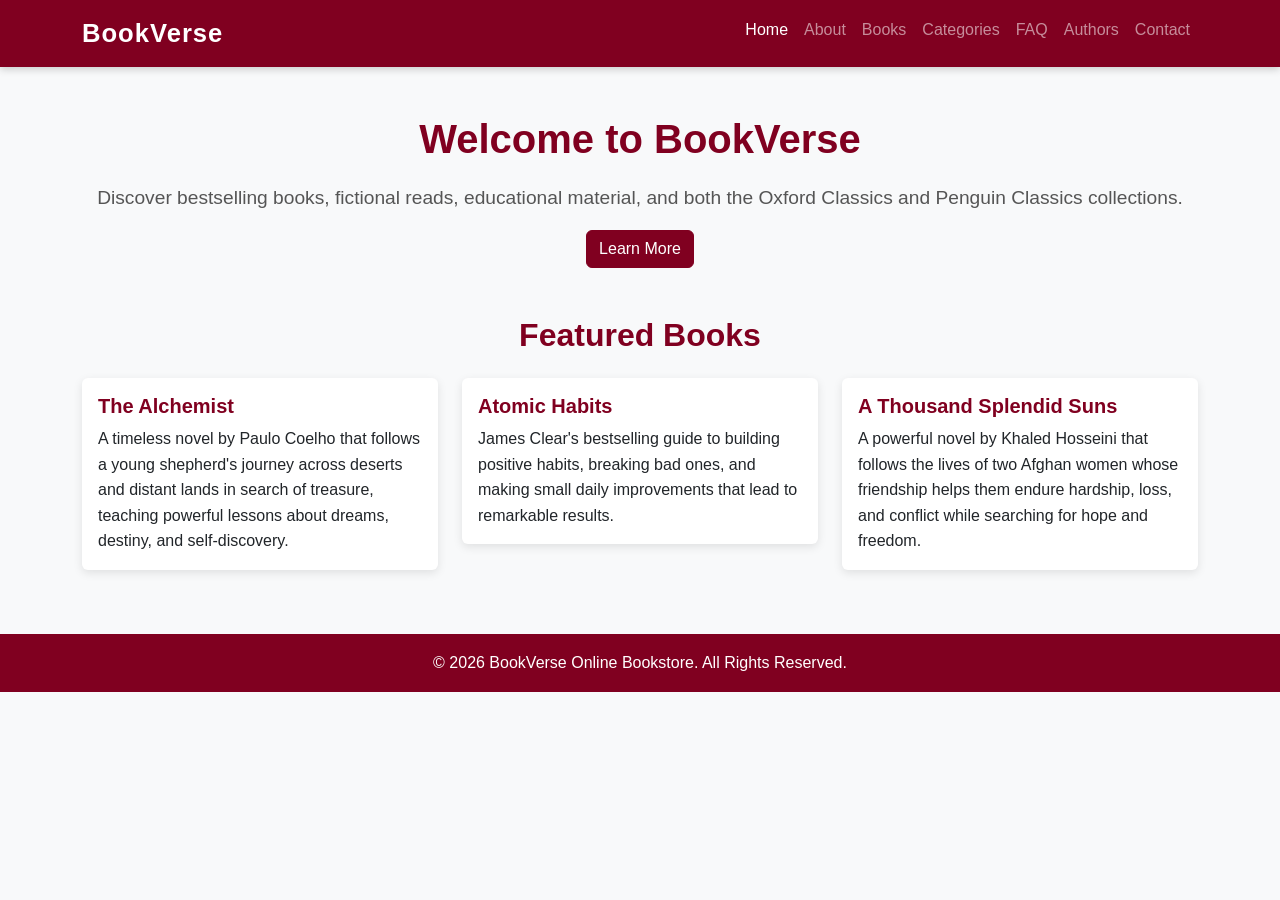
<file: index.html>
<!DOCTYPE html>
<html lang="en">
<head>
    <meta charset="UTF-8">
    <meta name="viewport" content="width=device-width, initial-scale=1.0">
   <title>Home | BookVerse Online Bookstore</title>
    <link href="https://cdn.jsdelivr.net/npm/bootstrap@5.3.3/dist/css/bootstrap.min.css" rel="stylesheet">

    <link rel="stylesheet" href="css/style.css">
</head>
<body>
    <nav class="navbar navbar-expand-lg navbar-dark custom-navbar">
    <div class="container">

        <a class="navbar-brand" href="index.html">
            BookVerse
        </a>

        <button class="navbar-toggler"
                type="button"
                data-bs-toggle="collapse"
                data-bs-target="#navbarNav">

            <span class="navbar-toggler-icon"></span>

        </button>

        <div class="collapse navbar-collapse"
             id="navbarNav">

            <ul class="navbar-nav ms-auto">

               <li class="nav-item">
                    <a class="nav-link active" href="index.html">
                        Home
                    </a>
                </li>

                <li class="nav-item">
                    <a class="nav-link" href="about.html">
                        About
                    </a>
                </li>

                <li class="nav-item">
                        <a class="nav-link" href="books.html">
                            Books
                        </a>
                    </li>


                <li class="nav-item">
                    <a class="nav-link" href="categories.html">
                       Categories
                    </a>
                </li>

                <li class="nav-item">
                   <a class="nav-link" href="faq.html">
                      FAQ
                    </a>
                </li>

                <li class="nav-item">
                   <a class="nav-link" href="authors.html">
                       Authors
                   </a>
                </li>



                <li class="nav-item">
                    <a class="nav-link" href="contact.html">
                        Contact
                    </a>
                </li>

               
            </ul>

        </div>

    </div>
</nav>
<div class="container text-center my-5">

    <h1>Welcome to BookVerse</h1>

    <p class="lead">
        Discover bestselling books, fictional reads,
        educational material, and both the Oxford Classics
        and Penguin Classics collections.
    </p>

    <a href="about.html" class="btn btn-primary">
        Learn More
    </a>

</div>
 <div class="container">

    <h2 class="text-center mb-4">
        Featured Books
    </h2>

    <div class="row">

        <div class="col-md-4 mb-3">
            <div class="card">
                <div class="card-body">
                    <h5 class="card-title">The Alchemist</h5>
                    <p class="card-text">
                
                       A timeless novel by Paulo Coelho that follows a young shepherd's
                       journey across deserts and distant lands in search of treasure,
                       teaching powerful lessons about dreams, destiny, and self-discovery.

                    </p>
                </div>
            </div>
        </div>

        <div class="col-md-4 mb-3">
            <div class="card">
                <div class="card-body">
                    <h5 class="card-title">Atomic Habits</h5>
                    <p class="card-text">
                        James Clear's bestselling guide to building positive habits,
                        breaking bad ones, and making small daily improvements that
                        lead to remarkable results.
                    </p>
                </div>
            </div>
        </div>

        <div class="col-md-4 mb-3">
            <div class="card">
                <div class="card-body">
                    <h5 class="card-title">A Thousand Splendid Suns</h5>
                    <p class="card-text">
                        A powerful novel by Khaled Hosseini that follows the lives
                       of two Afghan women whose friendship helps them endure
                       hardship, loss, and conflict while searching for hope and
                       freedom.
                    </p>
                </div>
            </div>
        </div>

    </div>

</div>

    <footer class="text-white text-center p-3 mt-5">
    <p>&copy; 2026 BookVerse Online Bookstore. All Rights Reserved.</p>
    </footer>
    
    <script src="https://cdn.jsdelivr.net/npm/bootstrap@5.3.3/dist/js/bootstrap.bundle.min.js"></script>
    <script src="js/script.js"></script>

</body>
</html>
</file>
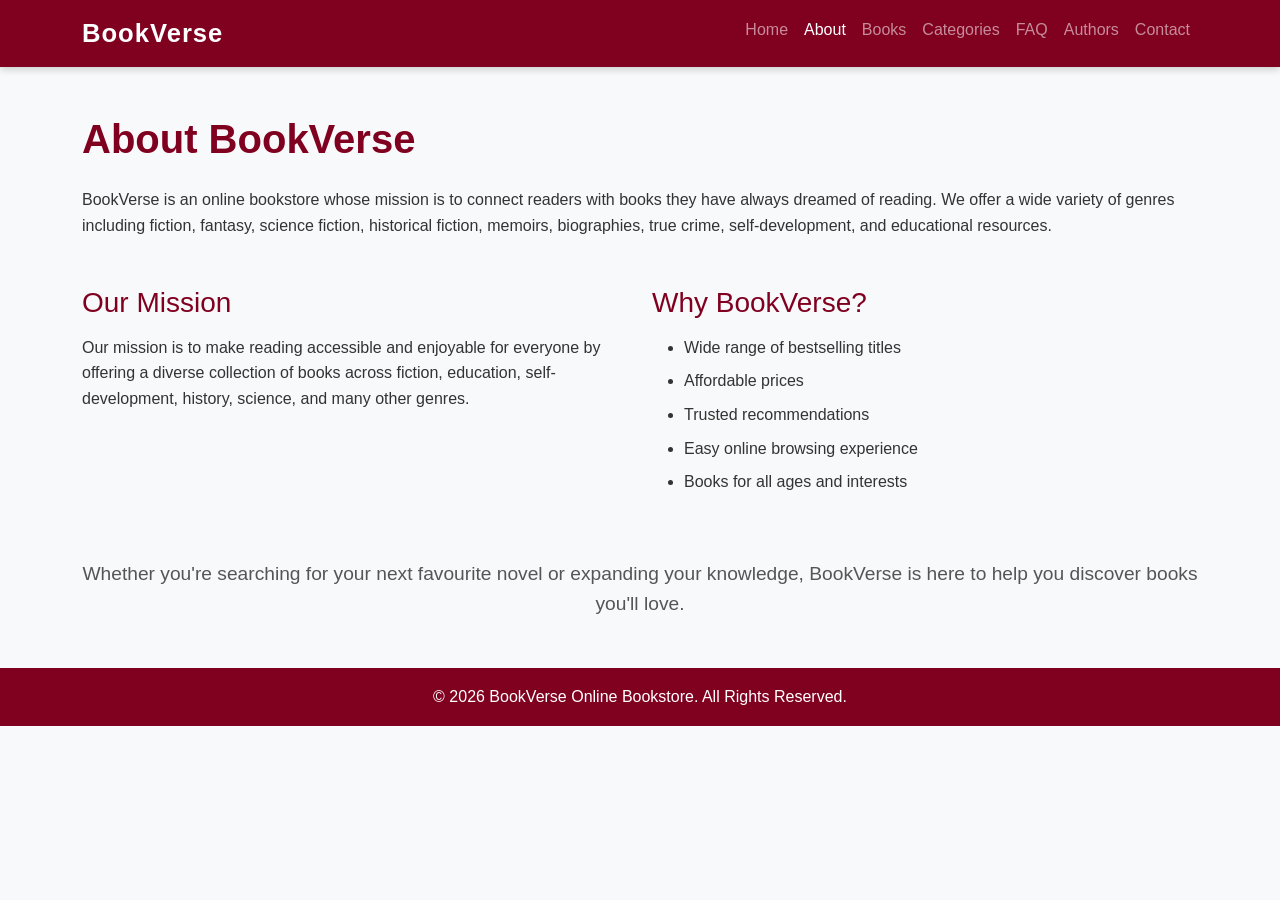
<file: about.html>
<!DOCTYPE html>
<html lang="en">
<head>
    <meta charset="UTF-8">
    <meta name="viewport" content="width=device-width, initial-scale=1.0">
    <title>About | BookVerse</title>
    <link href="https://cdn.jsdelivr.net/npm/bootstrap@5.3.3/dist/css/bootstrap.min.css" rel="stylesheet">

    <link rel="stylesheet" href="css/style.css">
</head>
<body>
    <nav class="navbar navbar-expand-lg navbar-dark custom-navbar">
    <div class="container">

        <a class="navbar-brand" href="index.html">
            BookVerse
        </a>

        <button class="navbar-toggler"
                type="button"
                data-bs-toggle="collapse"
                data-bs-target="#navbarNav">

            <span class="navbar-toggler-icon"></span>

        </button>

        <div class="collapse navbar-collapse"
             id="navbarNav">

            <ul class="navbar-nav ms-auto">

                <li class="nav-item">
                    <a class="nav-link" href="index.html">
                        Home
                    </a>
                </li>

                <li class="nav-item">
                    <a class="nav-link active" href="about.html">
                        About
                    </a>
                </li>

                <li class="nav-item">
                        <a class="nav-link" href="books.html">
                            Books
                        </a>
                    </li>


                <li class="nav-item">
                    <a class="nav-link" href="categories.html">
                       Categories
                    </a>
                </li>

                <li class="nav-item">
                 <a class="nav-link" href="faq.html">
                  FAQ
                 </a>
               </li>

               <li class="nav-item">
                <a class="nav-link" href="authors.html">
                 Authors
                 </a>
                </li>



                <li class="nav-item">
                    <a class="nav-link" href="contact.html">
                        Contact
                    </a>
                </li>

               

            </ul>

        </div>

    </div>
</nav>

<div class="container my-5">

    <h1 class="mb-4">About BookVerse</h1>

    <p>
        BookVerse is an online bookstore whose mission is to connect readers
        with books they have always dreamed of reading. We offer a wide variety
        of genres including fiction, fantasy, science fiction, historical
        fiction, memoirs, biographies, true crime, self-development, and
        educational resources.
    </p>

</div>

<div class="container my-5">

    <div class="row">

        <div class="col-md-6">

            <h3>Our Mission</h3>

            <p>
                Our mission is to make reading accessible and enjoyable
                for everyone by offering a diverse collection of books
                across fiction, education, self-development, history,
                science, and many other genres.
            </p>

        </div>

        <div class="col-md-6">

            <h3>Why BookVerse?</h3>

            <ul>
                <li>Wide range of bestselling titles</li>
                <li>Affordable prices</li>
                <li>Trusted recommendations</li>
                <li>Easy online browsing experience</li>
                <li>Books for all ages and interests</li>
            </ul>

        </div>

    </div>

</div>

       <div class="container text-center my-5">

        <p class="lead">
          Whether you're searching for your next favourite novel or expanding your knowledge,
          BookVerse is here to help you discover books you'll love.
        </p>

       </div>

<footer class="text-white text-center p-3 mt-5">
    <p>&copy; 2026 BookVerse Online Bookstore. All Rights Reserved.</p>
</footer>

    <script src="https://cdn.jsdelivr.net/npm/bootstrap@5.3.3/dist/js/bootstrap.bundle.min.js"></script>
    <script src="js/script.js"></script>

</body>
</html>
</file>
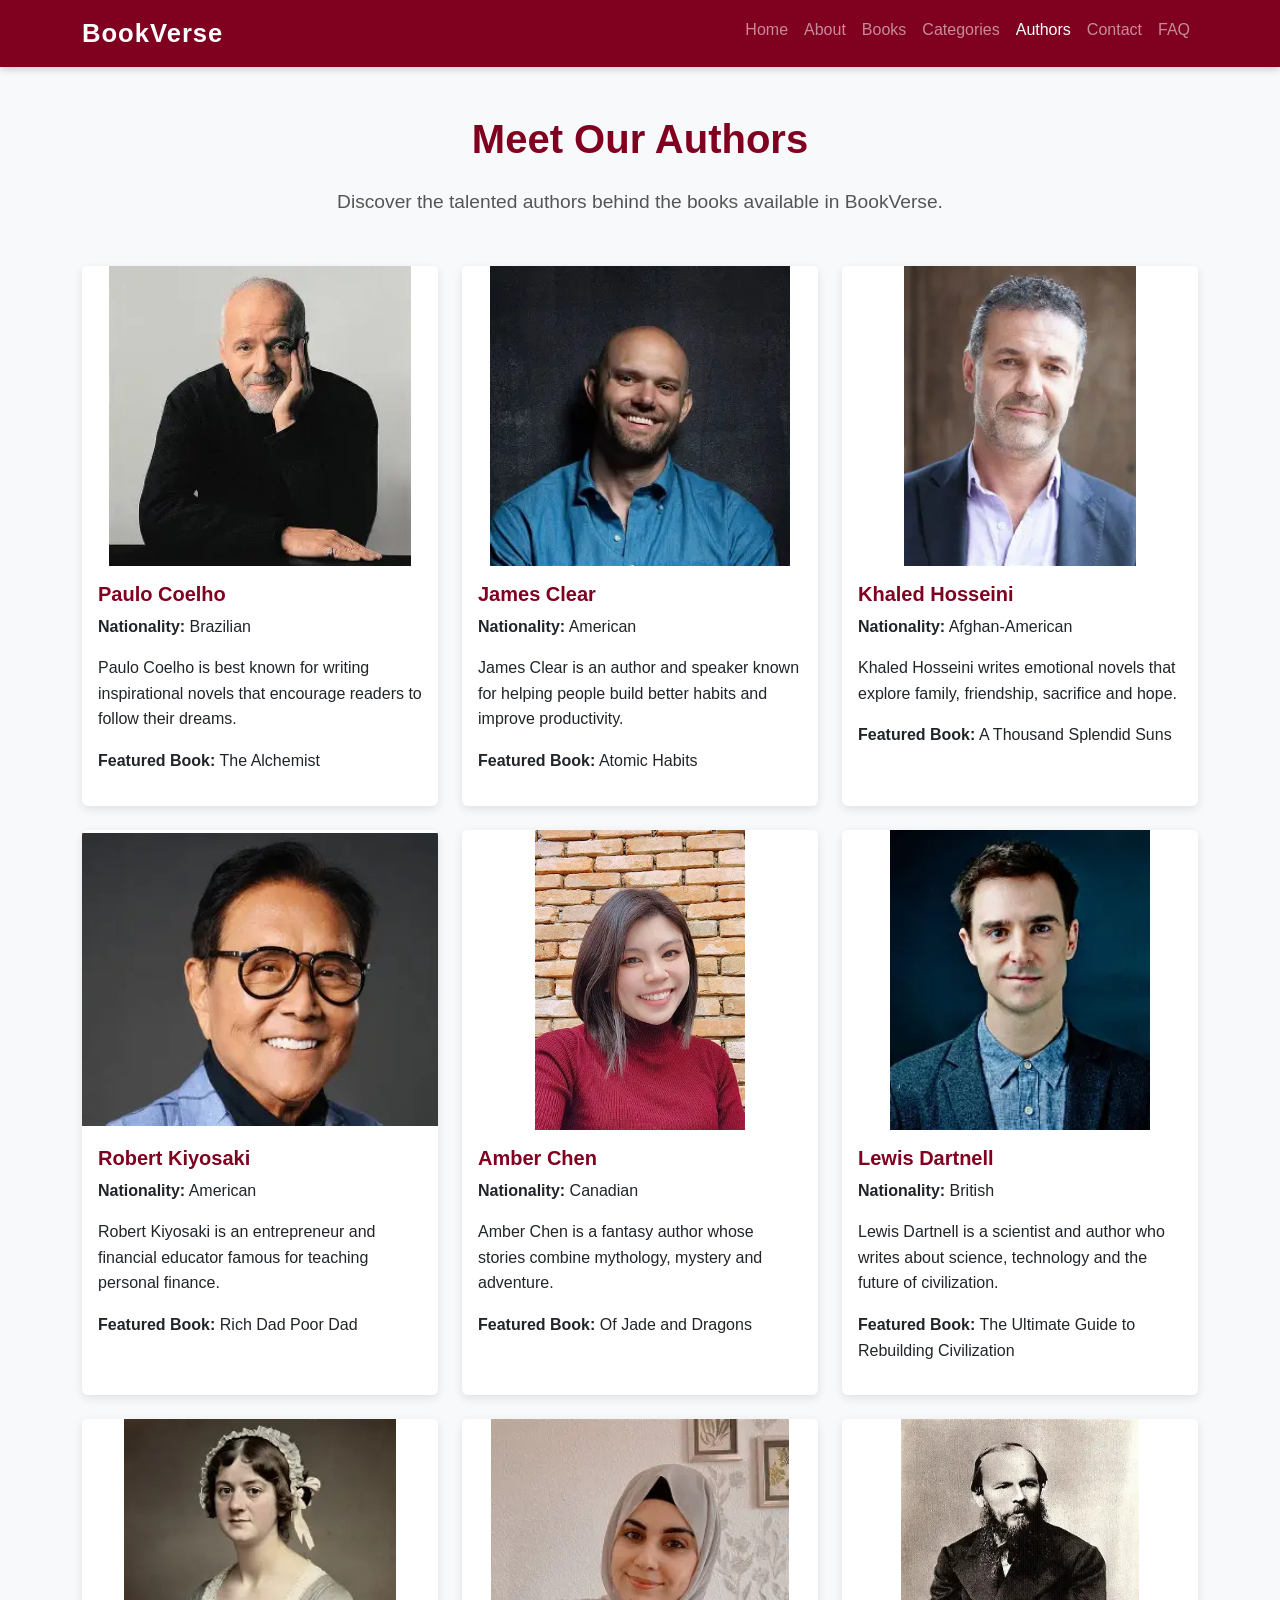
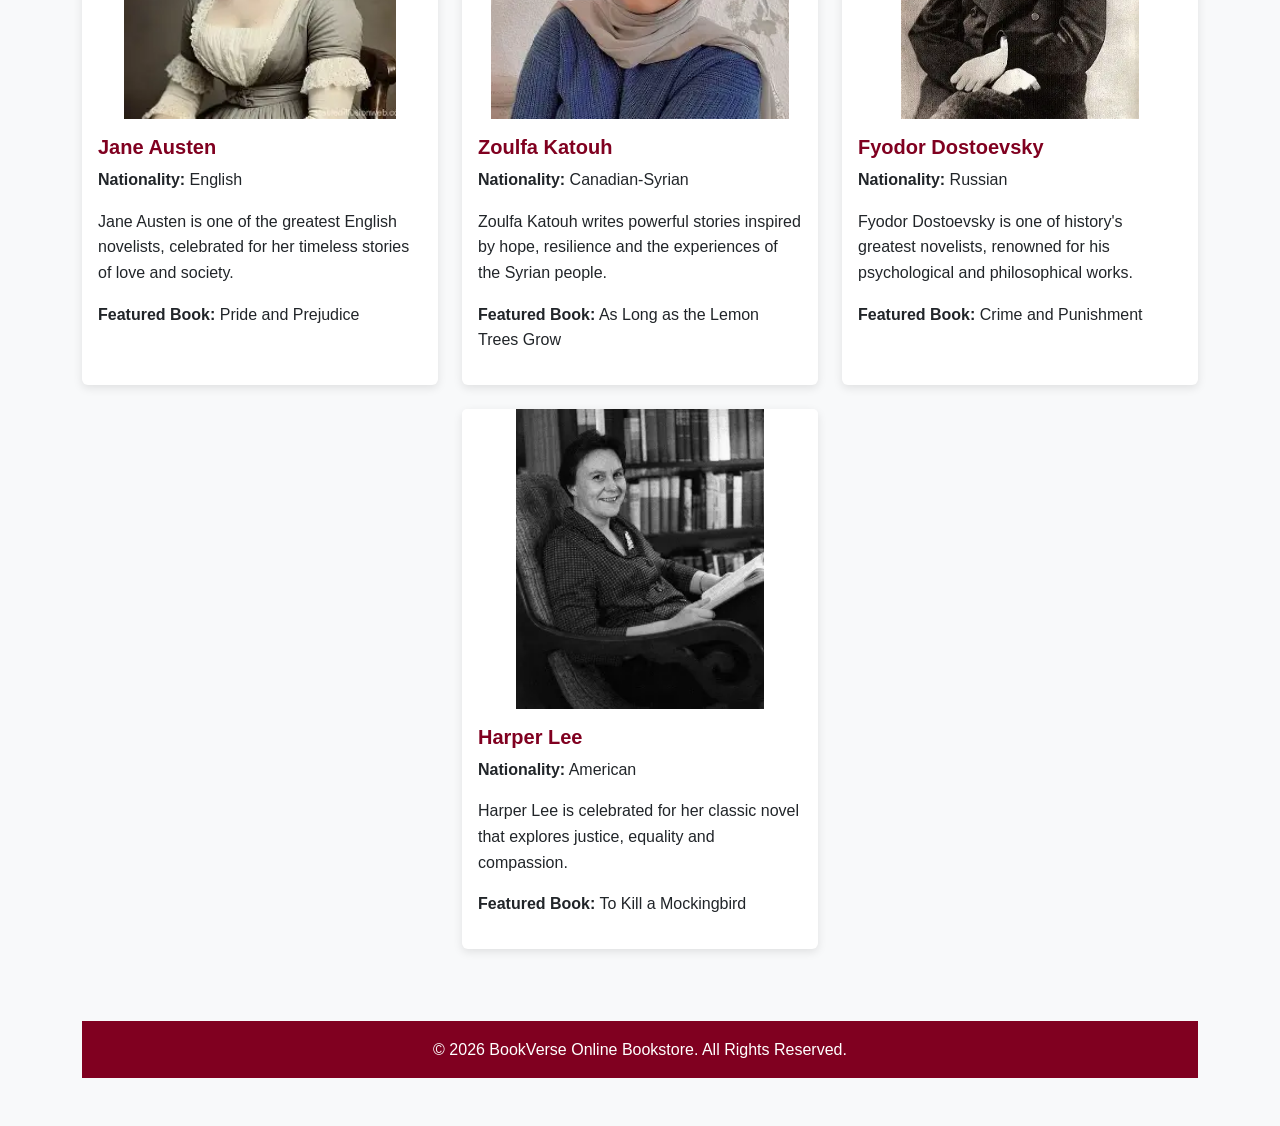
<file: Author.html>
<!DOCTYPE html>
<html lang="en">
<head>
    <meta charset="UTF-8">
    <meta name="viewport" content="width=device-width, initial-scale=1.0">
    <title>BookVerse - Authors</title>

    <link href="https://cdn.jsdelivr.net/npm/bootstrap@5.3.3/dist/css/bootstrap.min.css" rel="stylesheet">
    <link rel="stylesheet" href="css/style.css">
</head>
<body>

<nav class="navbar navbar-expand-lg navbar-dark custom-navbar">
    <div class="container">

        <a class="navbar-brand" href="index.html">
            BookVerse
        </a>

        <button class="navbar-toggler"
                type="button"
                data-bs-toggle="collapse"
                data-bs-target="#navbarNav">

            <span class="navbar-toggler-icon"></span>

        </button>

        <div class="collapse navbar-collapse"
             id="navbarNav">

            <ul class="navbar-nav ms-auto">

                <li class="nav-item">
                    <a class="nav-link" href="index.html">Home</a>
                </li>

                <li class="nav-item">
                    <a class="nav-link" href="about.html">About</a>
                </li>

                <li class="nav-item">
                    <a class="nav-link" href="books.html">Books</a>
                </li>

                <li class="nav-item">
                    <a class="nav-link" href="categories.html">Categories</a>
                </li>

                <li class="nav-item">
                    <a class="nav-link active" href="authors.html">Authors</a>
                </li>

                <li class="nav-item">
                    <a class="nav-link" href="contact.html">Contact</a>
                </li>

                <li class="nav-item">
                    <a class="nav-link" href="faq.html">FAQ</a>
                </li>

            </ul>

        </div>

    </div>
</nav>

<div class="container my-5">

    <h1 class="text-center mb-4">
        Meet Our Authors
    </h1>

    <p class="lead text-center mb-5">
        Discover the talented authors behind the books available in BookVerse.
    </p>

   <div class="row">

    <div class="col-md-4 mb-4">
        <div class="card h-100">
            <img src="images/paulo-coelho.jpg" class="card-img-top" alt="Paulo Coelho">
            <div class="card-body">
                <h5 class="card-title">Paulo Coelho</h5>
                <p><strong>Nationality:</strong> Brazilian</p>
                <p>Paulo Coelho is best known for writing inspirational novels that encourage readers to follow their dreams.</p>
                <p><strong>Featured Book:</strong> The Alchemist</p>
            </div>
        </div>
    </div>

    <div class="col-md-4 mb-4">
        <div class="card h-100">
            <img src="images/james-clear.jpg" class="card-img-top" alt="James Clear">
            <div class="card-body">
                <h5 class="card-title">James Clear</h5>
                <p><strong>Nationality:</strong> American</p>
                <p>James Clear is an author and speaker known for helping people build better habits and improve productivity.</p>
                <p><strong>Featured Book:</strong> Atomic Habits</p>
            </div>
        </div>
    </div>

    <div class="col-md-4 mb-4">
        <div class="card h-100">
            <img src="images/khaled-hosseini.jpg" class="card-img-top" alt="Khaled Hosseini">
            <div class="card-body">
                <h5 class="card-title">Khaled Hosseini</h5>
                <p><strong>Nationality:</strong> Afghan-American</p>
                <p>Khaled Hosseini writes emotional novels that explore family, friendship, sacrifice and hope.</p>
                <p><strong>Featured Book:</strong> A Thousand Splendid Suns</p>
            </div>
        </div>
    </div>

    <div class="col-md-4 mb-4">
        <div class="card h-100">
            <img src="images/robert-kiyosaki.jpg" class="card-img-top" alt="Robert Kiyosaki">
            <div class="card-body">
                <h5 class="card-title">Robert Kiyosaki</h5>
                <p><strong>Nationality:</strong> American</p>
                <p>Robert Kiyosaki is an entrepreneur and financial educator famous for teaching personal finance.</p>
                <p><strong>Featured Book:</strong> Rich Dad Poor Dad</p>
            </div>
        </div>
    </div>

    <div class="col-md-4 mb-4">
        <div class="card h-100">
            <img src="images/amber-chen.jpg" class="card-img-top" alt="Amber Chen">
            <div class="card-body">
                <h5 class="card-title">Amber Chen</h5>
                <p><strong>Nationality:</strong> Canadian</p>
                <p>Amber Chen is a fantasy author whose stories combine mythology, mystery and adventure.</p>
                <p><strong>Featured Book:</strong> Of Jade and Dragons</p>
            </div>
        </div>
    </div>

    <div class="col-md-4 mb-4">
        <div class="card h-100">
            <img src="images/lewis-dartnell.jpg" class="card-img-top" alt="Lewis Dartnell">
            <div class="card-body">
                <h5 class="card-title">Lewis Dartnell</h5>
                <p><strong>Nationality:</strong> British</p>
                <p>Lewis Dartnell is a scientist and author who writes about science, technology and the future of civilization.</p>
                <p><strong>Featured Book:</strong> The Ultimate Guide to Rebuilding Civilization</p>
            </div>
        </div>
    </div>

    <div class="col-md-4 mb-4">
        <div class="card h-100">
            <img src="images/jane-austen.jpg" class="card-img-top" alt="Jane Austen">
            <div class="card-body">
                <h5 class="card-title">Jane Austen</h5>
                <p><strong>Nationality:</strong> English</p>
                <p>Jane Austen is one of the greatest English novelists, celebrated for her timeless stories of love and society.</p>
                <p><strong>Featured Book:</strong> Pride and Prejudice</p>
            </div>
        </div>
    </div>

    <div class="col-md-4 mb-4">
        <div class="card h-100">
            <img src="images/zoulfa-katouh.jpg" class="card-img-top" alt="Zoulfa Katouh">
            <div class="card-body">
                <h5 class="card-title">Zoulfa Katouh</h5>
                <p><strong>Nationality:</strong> Canadian-Syrian</p>
                <p>Zoulfa Katouh writes powerful stories inspired by hope, resilience and the experiences of the Syrian people.</p>
                <p><strong>Featured Book:</strong> As Long as the Lemon Trees Grow</p>
            </div>
        </div>
    </div>

    <div class="col-md-4 mb-4">
        <div class="card h-100">
            <img src="images/fyodor-dostoevsky.jpg" class="card-img-top" alt="Fyodor Dostoevsky">
            <div class="card-body">
                <h5 class="card-title">Fyodor Dostoevsky</h5>
                <p><strong>Nationality:</strong> Russian</p>
                <p>Fyodor Dostoevsky is one of history's greatest novelists, renowned for his psychological and philosophical works.</p>
                <p><strong>Featured Book:</strong> Crime and Punishment</p>
            </div>
        </div>
    </div>

    <div class="col-md-4 mb-4 mx-auto">
        <div class="card h-100">
            <img src="images/harper-lee.jpg" class="card-img-top" alt="Harper Lee">
            <div class="card-body">
                <h5 class="card-title">Harper Lee</h5>
                <p><strong>Nationality:</strong> American</p>
                <p>Harper Lee is celebrated for her classic novel that explores justice, equality and compassion.</p>
                <p><strong>Featured Book:</strong> To Kill a Mockingbird</p>
            </div>
        </div>
    </div>

</div>

<footer class="text-white text-center p-3 mt-5">
    <p>&copy; 2026 BookVerse Online Bookstore. All Rights Reserved.</p>
</footer>

<script src="https://cdn.jsdelivr.net/npm/bootstrap@5.3.3/dist/js/bootstrap.bundle.min.js"></script>
<script src="js/script.js"></script>

</body>
</html>
</file>
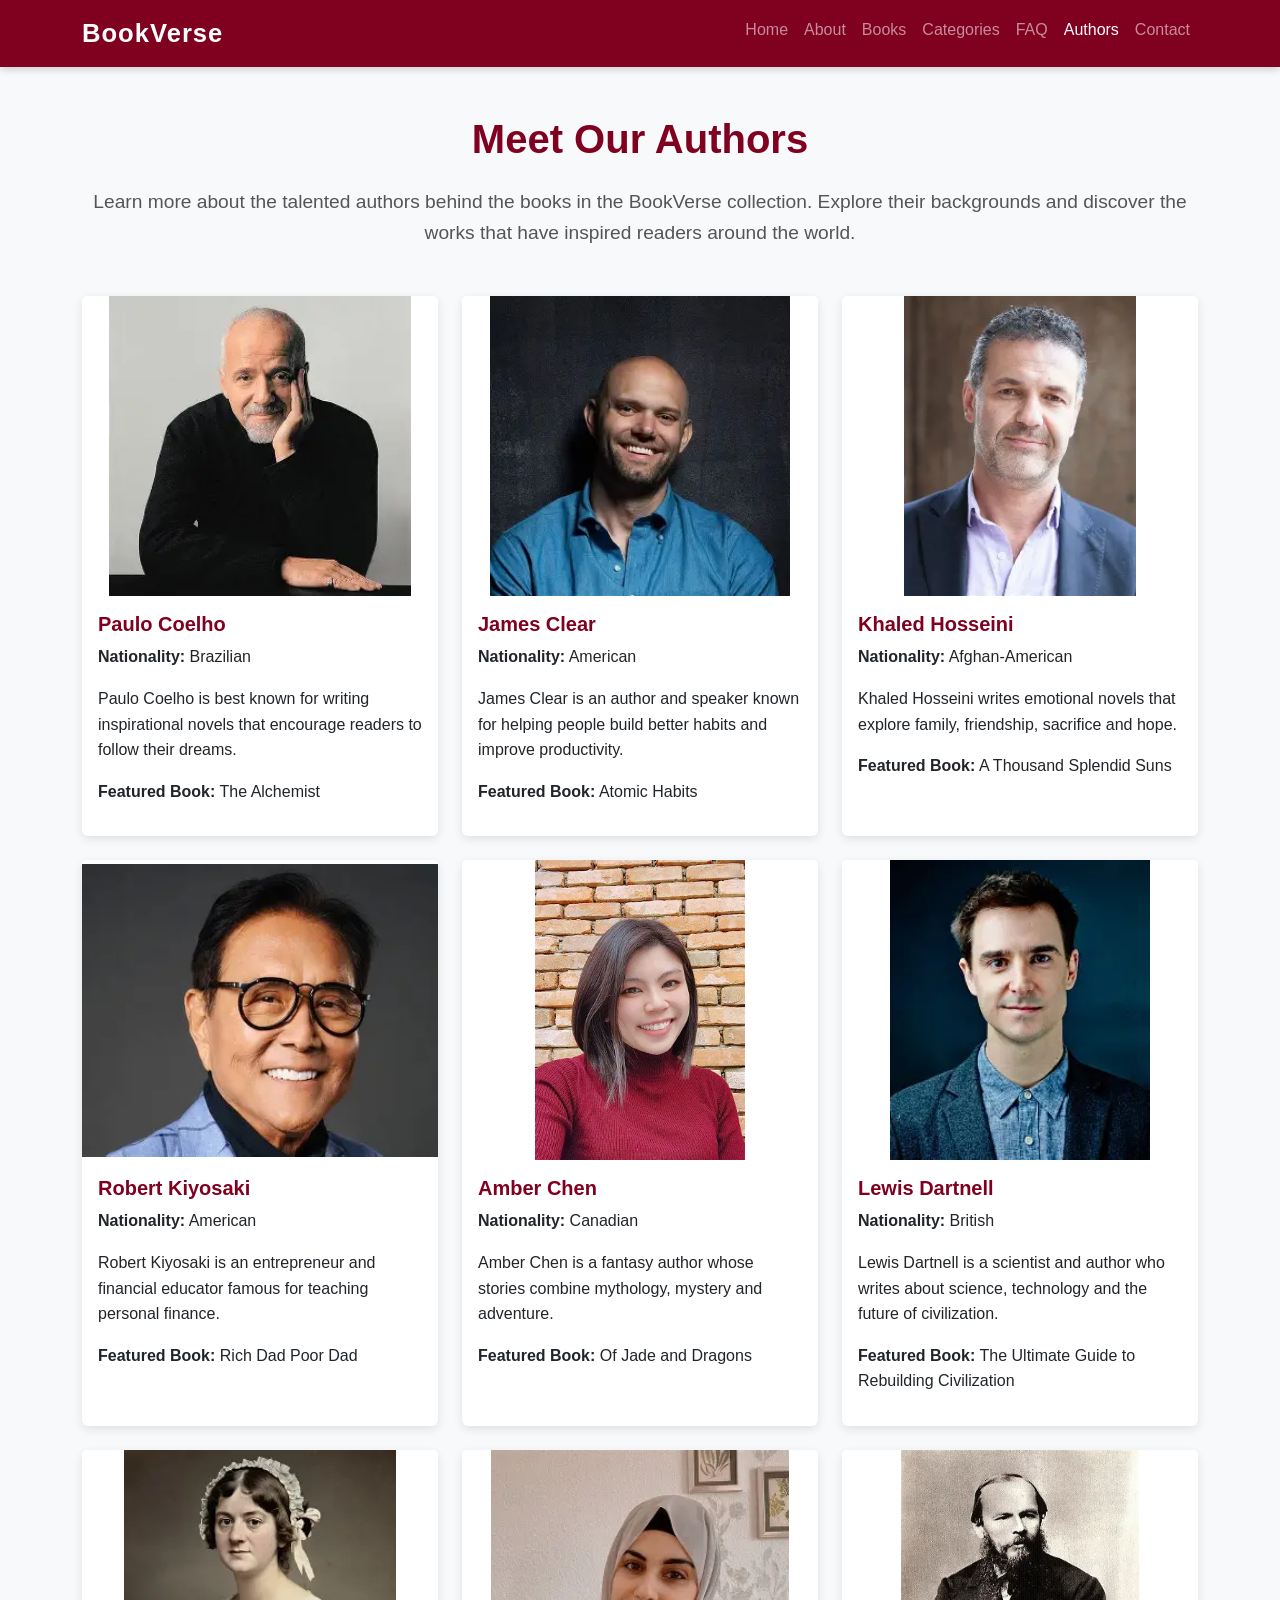
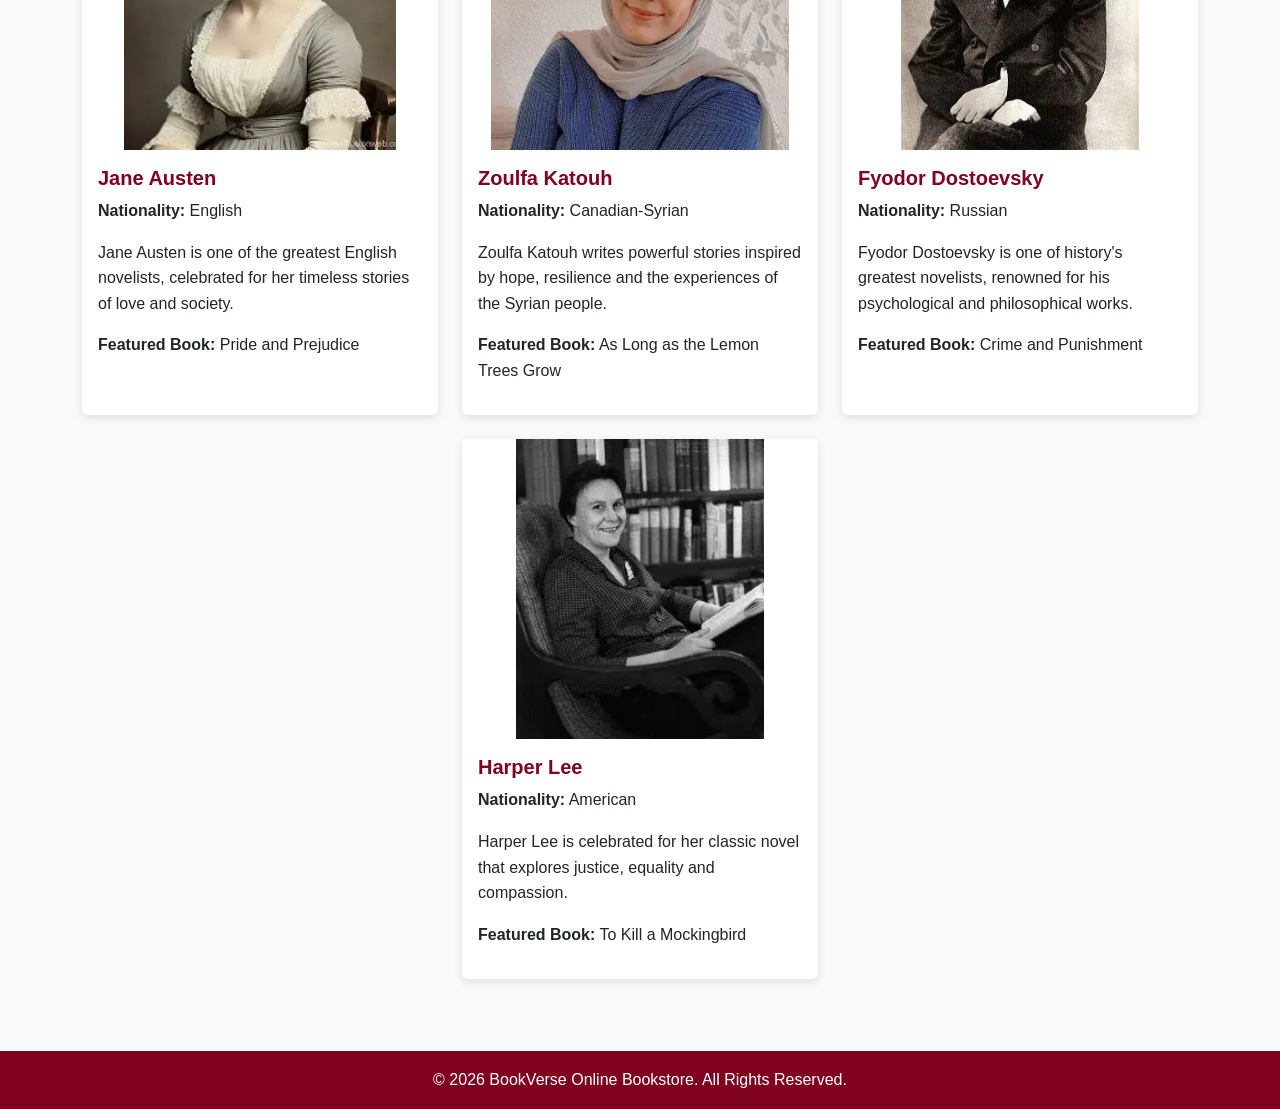
<file: Authors.html>
<!DOCTYPE html>
<html lang="en">
<head>
    <meta charset="UTF-8">
    <meta name="viewport" content="width=device-width, initial-scale=1.0">
    <title>Authors | BookVerse</title>

    <link href="https://cdn.jsdelivr.net/npm/bootstrap@5.3.3/dist/css/bootstrap.min.css" rel="stylesheet">
    <link rel="stylesheet" href="css/style.css">
</head>
<body>

<nav class="navbar navbar-expand-lg navbar-dark custom-navbar">
    <div class="container">

        <a class="navbar-brand" href="index.html">
            BookVerse
        </a>

        <button class="navbar-toggler"
                type="button"
                data-bs-toggle="collapse"
                data-bs-target="#navbarNav">

            <span class="navbar-toggler-icon"></span>

        </button>

        <div class="collapse navbar-collapse"
             id="navbarNav">

            <ul class="navbar-nav ms-auto">

                <li class="nav-item">
                    <a class="nav-link" href="index.html">Home</a>
                </li>

                <li class="nav-item">
                    <a class="nav-link" href="about.html">About</a>
                </li>

                <li class="nav-item">
                    <a class="nav-link" href="books.html">Books</a>
                </li>

                <li class="nav-item">
                    <a class="nav-link" href="categories.html">Categories</a>
                </li>

                <li class="nav-item">
                    <a class="nav-link" href="faq.html">FAQ</a>
                </li>

                <li class="nav-item">
                    <a class="nav-link active " href="authors.html">Authors</a>
                </li>

                <li class="nav-item">
                    <a class="nav-link" href="contact.html">Contact</a>
                </li>

                

            </ul>

        </div>

    </div>
</nav>

<div class="container my-5">

    <h1 class="text-center mb-4">
        Meet Our Authors
    </h1>

    <p class="lead text-center mb-5">
     Learn more about the talented authors behind the books in the BookVerse collection.
     Explore their backgrounds and discover the works that have inspired readers around the world.
    </p>

   <div class="row">

    <div class="col-md-4 mb-4">
        <div class="card h-100">
            <img src="images/paulo-coelho.jpg" class="author-img card-img-top" alt="Paulo Coelho">
            <div class="card-body">
                <h5 class="card-title">Paulo Coelho</h5>
                <p><strong>Nationality:</strong> Brazilian</p>
                <p>Paulo Coelho is best known for writing inspirational novels that encourage readers to follow their dreams.</p>
                <p><strong>Featured Book:</strong> The Alchemist</p>
            </div>
        </div>
    </div>

    <div class="col-md-4 mb-4">
        <div class="card h-100">
            <img src="images/james-clear.jpg" class="author-img card-img-top" alt="James Clear">
            <div class="card-body">
                <h5 class="card-title">James Clear</h5>
                <p><strong>Nationality:</strong> American</p>
                <p>James Clear is an author and speaker known for helping people build better habits and improve productivity.</p>
                <p><strong>Featured Book:</strong> Atomic Habits</p>
            </div>
        </div>
    </div>

    <div class="col-md-4 mb-4">
        <div class="card h-100">
            <img src="images/khaled-hosseini.jpg" class="author-img card-img-top" alt="Khaled Hosseini">
            <div class="card-body">
                <h5 class="card-title">Khaled Hosseini</h5>
                <p><strong>Nationality:</strong> Afghan-American</p>
                <p>Khaled Hosseini writes emotional novels that explore family, friendship, sacrifice and hope.</p>
                <p><strong>Featured Book:</strong> A Thousand Splendid Suns</p>
            </div>
        </div>
    </div>

    <div class="col-md-4 mb-4">
        <div class="card h-100">
            <img src="images/robert-kiyosaki.jpg" class="author-img card-img-top" alt="Robert Kiyosaki">
            <div class="card-body">
                <h5 class="card-title">Robert Kiyosaki</h5>
                <p><strong>Nationality:</strong> American</p>
                <p>Robert Kiyosaki is an entrepreneur and financial educator famous for teaching personal finance.</p>
                <p><strong>Featured Book:</strong> Rich Dad Poor Dad</p>
            </div>
        </div>
    </div>

    <div class="col-md-4 mb-4">
        <div class="card h-100">
            <img src="images/amber-chen.jpg" class="author-img card-img-top" alt="Amber Chen">
            <div class="card-body">
                <h5 class="card-title">Amber Chen</h5>
                <p><strong>Nationality:</strong> Canadian</p>
                <p>Amber Chen is a fantasy author whose stories combine mythology, mystery and adventure.</p>
                <p><strong>Featured Book:</strong> Of Jade and Dragons</p>
            </div>
        </div>
    </div>

    <div class="col-md-4 mb-4">
        <div class="card h-100">
            <img src="images/lewis-dartnell.jpg" class="author-img card-img-top" alt="Lewis Dartnell">
            <div class="card-body">
                <h5 class="card-title">Lewis Dartnell</h5>
                <p><strong>Nationality:</strong> British</p>
                <p>Lewis Dartnell is a scientist and author who writes about science, technology and the future of civilization.</p>
                <p><strong>Featured Book:</strong> The Ultimate Guide to Rebuilding Civilization</p>
            </div>
        </div>
    </div>

    <div class="col-md-4 mb-4">
        <div class="card h-100">
            <img src="images/jane-austen.jpg" class="author-img card-img-top" alt="Jane Austen">
            <div class="card-body">
                <h5 class="card-title">Jane Austen</h5>
                <p><strong>Nationality:</strong> English</p>
                <p>Jane Austen is one of the greatest English novelists, celebrated for her timeless stories of love and society.</p>
                <p><strong>Featured Book:</strong> Pride and Prejudice</p>
            </div>
        </div>
    </div>

    <div class="col-md-4 mb-4">
        <div class="card h-100">
            <img src="images/zoulfa-katouh.jpg" class="author-img card-img-top" alt="Zoulfa Katouh">
            <div class="card-body">
                <h5 class="card-title">Zoulfa Katouh</h5>
                <p><strong>Nationality:</strong> Canadian-Syrian</p>
                <p>Zoulfa Katouh writes powerful stories inspired by hope, resilience and the experiences of the Syrian people.</p>
                <p><strong>Featured Book:</strong> As Long as the Lemon Trees Grow</p>
            </div>
        </div>
    </div>

    <div class="col-md-4 mb-4">
        <div class="card h-100">
            <img src="images/fyodor-dostoevsky.jpg" class="author-img card-img-top" alt="Fyodor Dostoevsky">
            <div class="card-body">
                <h5 class="card-title">Fyodor Dostoevsky</h5>
                <p><strong>Nationality:</strong> Russian</p>
                <p>Fyodor Dostoevsky is one of history's greatest novelists, renowned for his psychological and philosophical works.</p>
                <p><strong>Featured Book:</strong> Crime and Punishment</p>
            </div>
        </div>
    </div>

    <div class="col-md-4 mb-4 mx-auto">
        <div class="card h-100">
            <img src="images/harper-lee.jpg" class="author-img card-img-top" alt="Harper Lee">
            <div class="card-body">
                <h5 class="card-title">Harper Lee</h5>
                <p><strong>Nationality:</strong> American</p>
                <p>Harper Lee is celebrated for her classic novel that explores justice, equality and compassion.</p>
                <p><strong>Featured Book:</strong> To Kill a Mockingbird</p>
            </div>
        </div>
    </div>

</div>
</div> 
<footer class="text-white text-center p-3 mt-5">
    <p>&copy; 2026 BookVerse Online Bookstore. All Rights Reserved.</p>
</footer>

<script src="https://cdn.jsdelivr.net/npm/bootstrap@5.3.3/dist/js/bootstrap.bundle.min.js"></script>
<script src="js/script.js"></script>

</body>
</html>
</file>
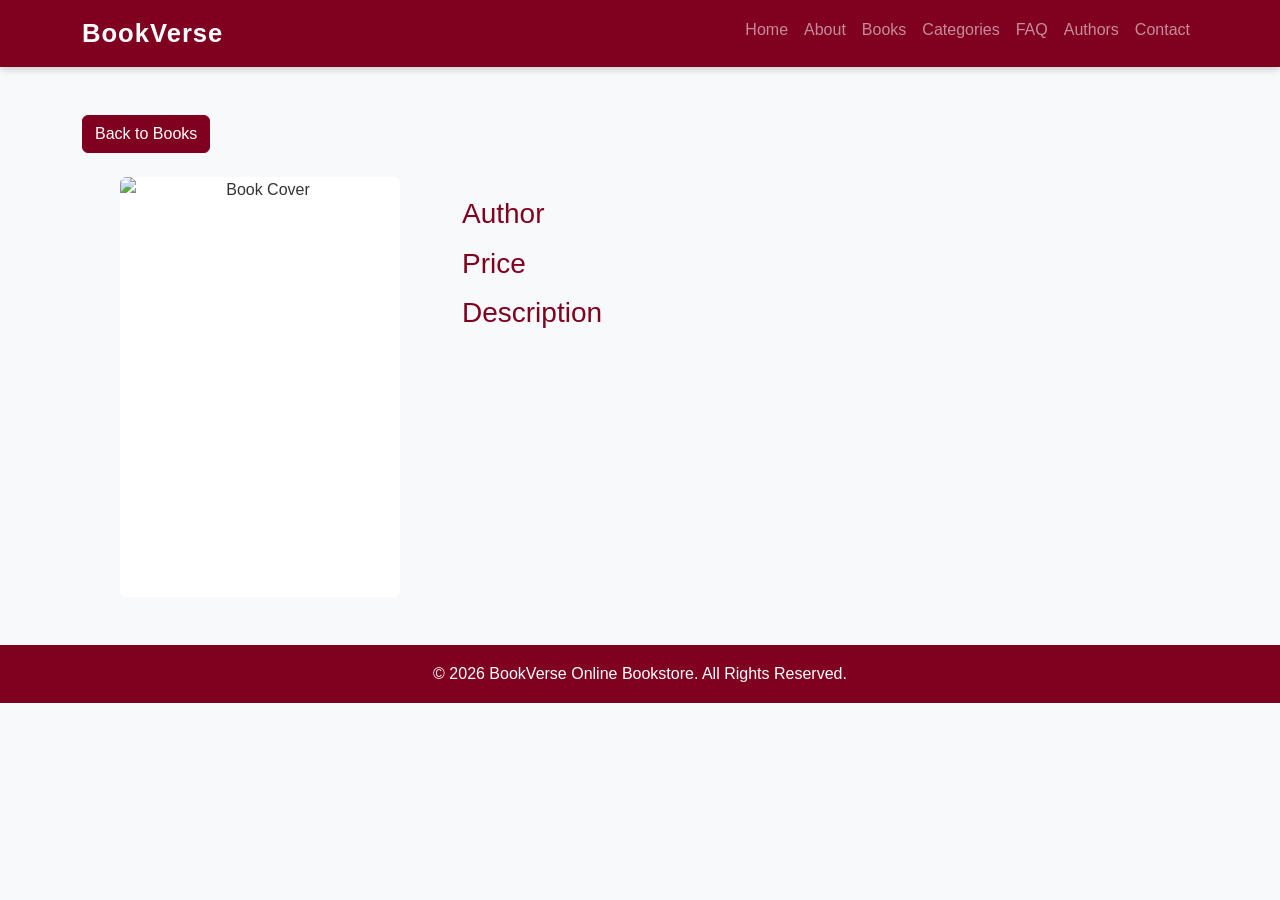
<file: Book-details.html>
<!DOCTYPE html>
<html lang="en">
<head>
    <meta charset="UTF-8">
    <meta name="viewport" content="width=device-width, initial-scale=1.0">
    <title>Book Details | BookVerse</title>
    <link href="https://cdn.jsdelivr.net/npm/bootstrap@5.3.3/dist/css/bootstrap.min.css" rel="stylesheet">
    <link rel="stylesheet" href="css/style.css">
</head>
<body>

<nav class="navbar navbar-expand-lg navbar-dark custom-navbar">
    <div class="container">

        <a class="navbar-brand" href="index.html">
            BookVerse
        </a>

        <button class="navbar-toggler"
                type="button"
                data-bs-toggle="collapse"
                data-bs-target="#navbarNav">

            <span class="navbar-toggler-icon"></span>

        </button>

        <div class="collapse navbar-collapse"
             id="navbarNav">

            <ul class="navbar-nav ms-auto">

                <li class="nav-item">
                    <a class="nav-link" href="index.html">Home</a>
                </li>

                <li class="nav-item">
                    <a class="nav-link" href="about.html">About</a>
                </li>

                <li class="nav-item">
                    <a class="nav-link" href="books.html">Books</a>
                </li>

                <li class="nav-item">
                    <a class="nav-link" href="categories.html">Categories</a>
                </li>

                <li class="nav-item">
                    <a class="nav-link" href="faq.html">FAQ</a>
                </li>

                <li class="nav-item">
                    <a class="nav-link " href="authors.html">Authors</a>
                </li>

                <li class="nav-item">
                    <a class="nav-link" href="contact.html">Contact</a>
                </li>

            </ul>

        </div>

    </div>
</nav>

<div class="container my-5">
    <a href="books.html" class="btn btn-primary mb-4">
         Back to Books
    </a>

    <div class="row">

        <div class="col-md-4 text-center">
            <img id="bookImage"
                 class="img-fluid rounded"
                 alt="Book Cover">
        </div>

        <div class="col-md-8">

            <h1 id="bookTitle"></h1>

            <h3>Author</h3>
            <p id="bookAuthor"></p>

            <h3>Price</h3>
            <p id="bookPrice"></p>

            <h3>Description</h3>
            <p id="bookDescription"></p>

        </div>

    </div>

</div>

<footer class="text-white text-center p-3 mt-5">
    <p>&copy; 2026 BookVerse Online Bookstore. All Rights Reserved.</p>
</footer>

<script src="https://cdn.jsdelivr.net/npm/bootstrap@5.3.3/dist/js/bootstrap.bundle.min.js"></script>

<script>

const books = {

    "alchemist": {
        title: "The Alchemist",
        author: "Paulo Coelho",
        price: "KES 1,200",
        image: "images/alchemist.jpg",
        description: "A timeless story about following your dreams and discovering your life's purpose."
    },

    "atomic-habits": {
        title: "Atomic Habits",
        author: "James Clear",
        price: "KES 1,500",
        image: "images/atomic-habits.jpg",
        description: "Practical strategies for building good habits and breaking bad ones."
    },

    "thousand-splendid-suns": {
        title: "A Thousand Splendid Suns",
        author: "Khaled Hosseini",
        price: "KES 1,350",
        image: "images/a-thousand-splendid-suns.jpg",
        description: "A moving story of friendship, sacrifice, and resilience set in Afghanistan."
    },

    "rich-dad-poor-dad": {
        title: "Rich Dad Poor Dad",
        author: "Robert Kiyosaki",
        price: "KES 1,100",
        image: "images/rich-dad-poor-dad.jpg",
        description: "A personal finance classic that teaches financial literacy and wealth building."
    },

    "of-jade-and-dragons": {
        title: "Of Jade and Dragons",
        author: "Amber Chen",
        price: "KES 1,250",
        image: "images/of-jade-and-dragons.jpg",
        description: "A fantasy adventure about ancient dragon magic, hidden secrets, and justice."
    },
"the-ultimate-guide-to-rebuilding-civilization": {
    title: "The Ultimate Guide to Rebuilding Civilization",
    author: "Lewis Dartnell",
    price: "KES 1,800",
    image: "images/the-ultimate-guide-to-rebuilding-civilization.jpg",
    description: "A guide to the knowledge and inventions needed to rebuild society after a collapse."
},

    "pride-and-prejudice": {
        title: "Pride and Prejudice",
        author: "Jane Austen",
        price: "KES 1,100",
        image: "images/pride-and-prejudice.jpg",
        description: "A classic novel about love, family expectations, and social class."
    },

    "as-long-as-the-lemon-trees-grow": {
    title: "As Long as the Lemon Trees Grow",
    author: "Zoulfa Katouh",
    price: "KES 1,400",
    image: "images/as-long-as-the-lemon-trees-grow.jpg",
    description: "A moving story of hope, love, and survival during the Syrian civil war."
},

    "crime-and-punishment": {
        title: "Crime and Punishment",
        author: "Fyodor Dostoevsky",
        price: "KES 1,300",
        image: "images/crime-and-punishment.jpg",
        description: "A psychological masterpiece exploring guilt, morality, and redemption."
    },

    "to-kill-a-mockingbird": {
        title: "To Kill a Mockingbird",
        author: "Harper Lee",
        price: "KES 1,300",
        image: "images/to-kill-a-mockingbird.jpg",
        description: "A classic novel about justice, morality, and compassion."
    }

};

const params = new URLSearchParams(window.location.search);

const selectedBook = params.get("book");

if (books[selectedBook]) {

    document.getElementById("bookTitle").textContent =
        books[selectedBook].title;

    document.getElementById("bookAuthor").textContent =
        books[selectedBook].author;

    document.getElementById("bookPrice").textContent =
        books[selectedBook].price;

    document.getElementById("bookDescription").textContent =
        books[selectedBook].description;

    document.getElementById("bookImage").src =
        books[selectedBook].image;

}

</script>

</body>
</html>
</file>
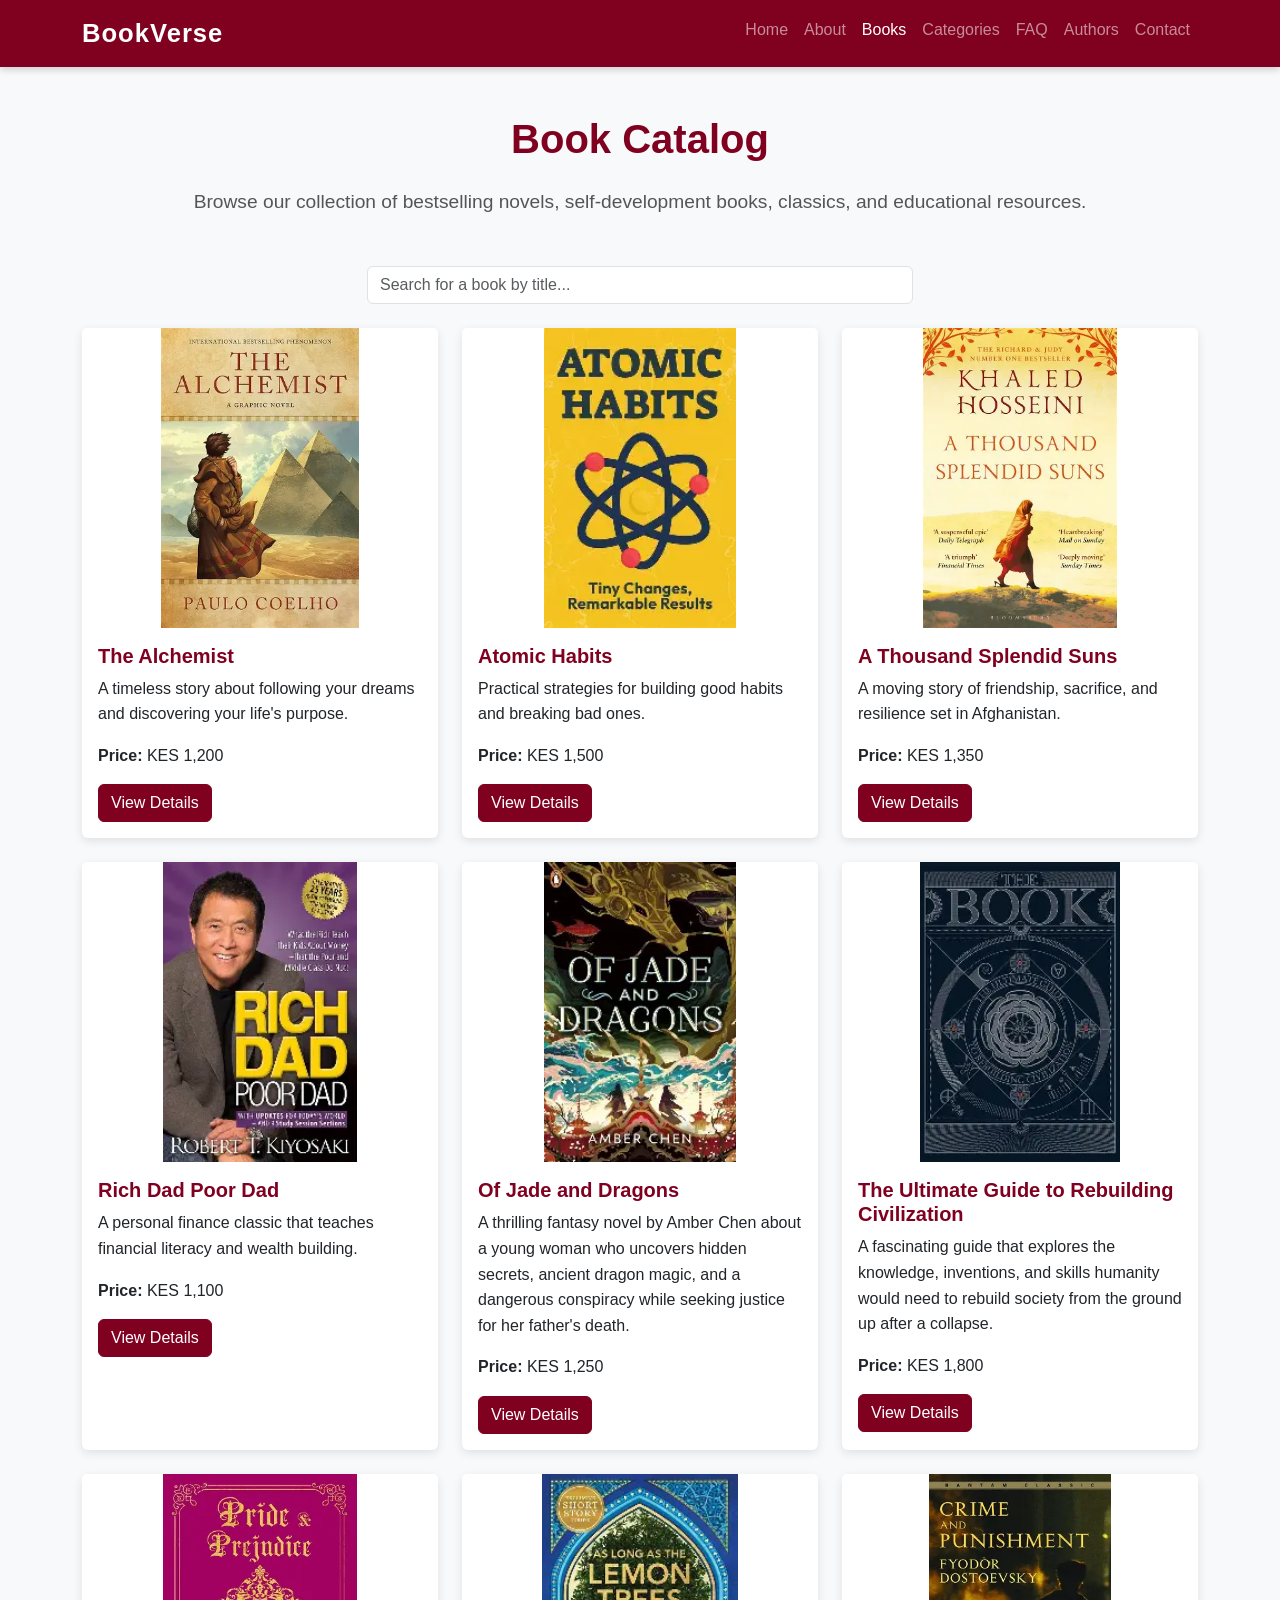
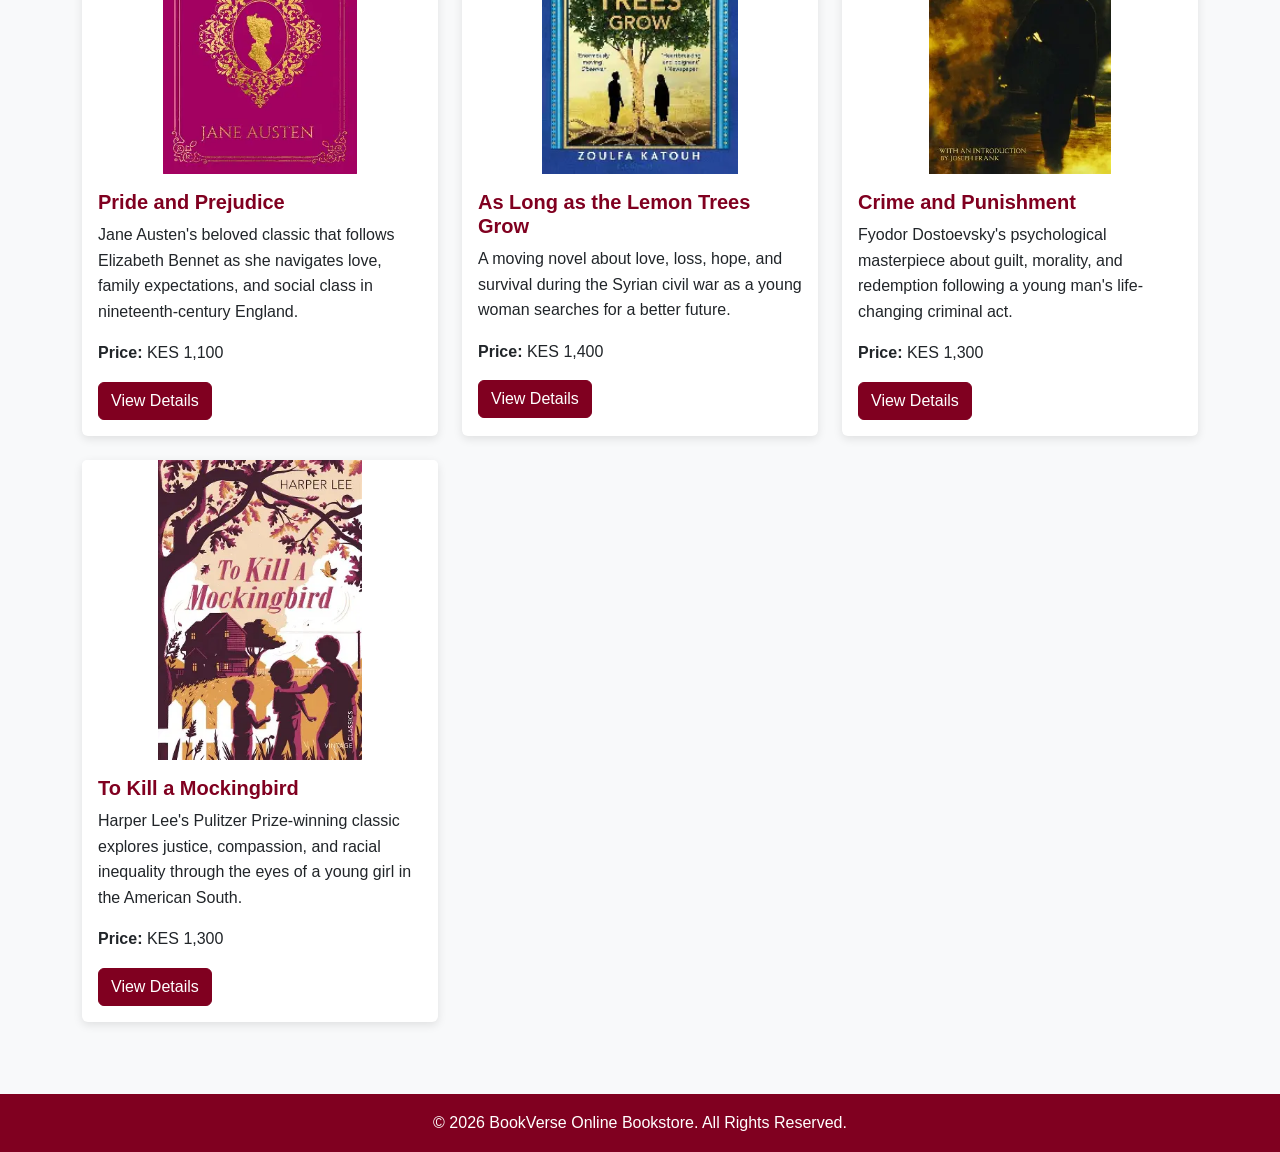
<file: Books.html>
<!DOCTYPE html>
<html lang="en">
<head>
    <meta charset="UTF-8">
    <meta name="viewport" content="width=device-width, initial-scale=1.0">
    <title>Books | BookVerse</title>
    <link href="https://cdn.jsdelivr.net/npm/bootstrap@5.3.3/dist/css/bootstrap.min.css" rel="stylesheet">

    <link rel="stylesheet" href="css/style.css">
</head>
<body>

    <nav class="navbar navbar-expand-lg navbar-dark custom-navbar">
        <div class="container">

            <a class="navbar-brand" href="index.html">
                BookVerse
            </a>

            <button class="navbar-toggler"
                    type="button"
                    data-bs-toggle="collapse"
                    data-bs-target="#navbarNav">

                <span class="navbar-toggler-icon"></span>

            </button>

            <div class="collapse navbar-collapse"
                 id="navbarNav">

                <ul class="navbar-nav ms-auto">

                    <li class="nav-item">
                        <a class="nav-link" href="index.html">
                            Home
                        </a>
                    </li>

                    <li class="nav-item">
                        <a class="nav-link" href="about.html">
                            About
                        </a>
                    </li>

                    <li class="nav-item">
                        <a class="nav-link active" href="books.html">
                            Books
                        </a>
                    </li>


                     <li class="nav-item">
                       <a class="nav-link" href="categories.html">
                            Categories 
                        </a>
                   </li>

                   <li class="nav-item">
                     <a class="nav-link" href="faq.html">
                        FAQ
                     </a>
                   </li>

                   <li class="nav-item">
                     <a class="nav-link" href="authors.html">
                        Authors
                    </a>
                   </li>



                    <li class="nav-item">
                        <a class="nav-link" href="contact.html">
                            Contact
                        </a>
                    </li>

                   


                </ul>

            </div>

        </div>
    </nav>

    <div class="container my-5">

        <h1 class="text-center mb-4">
            Book Catalog
        </h1>

        <p class="lead text-center mb-5">
            Browse our collection of bestselling novels,
            self-development books, classics, and educational resources.
        </p>

              

        <div class="row mb-4">
             <div class="col-md-6 mx-auto">
              <input
                type="text"
                id="searchInput"
                class="form-control"
                placeholder="Search for a book by title...">
        </div>
</div>

        <div class="row">

            <div class="col-md-4 mb-4 book-card">
                <div class="card h-100">
                    <img src="images/alchemist.jpg"
                     class="card-img-top"
                     alt="The Alchemist">
                     
                    <div class="card-body">
                        <h5 class="card-title">The Alchemist</h5>
                        <p class="card-text">
                            A timeless story about following your dreams
                            and discovering your life's purpose.
                        </p>
                        <p><strong>Price:</strong> KES 1,200</p>
                        <a href="book-details.html?book=alchemist"
                         class="btn btn-primary">
                          View Details
                        </a>
                    </div>
                </div>
            </div>

            <div class="col-md-4 mb-4 book-card">
                <div class="card h-100">
                    <img src="images/atomic-habits.jpg"
                     class="card-img-top"
                     alt="Atomic Habits">

                    <div class="card-body">
                        <h5 class="card-title">Atomic Habits</h5>
                        <p class="card-text">
                            Practical strategies for building good habits
                            and breaking bad ones.
                        </p>
                        <p><strong>Price:</strong> KES 1,500</p>
                        <a href="book-details.html?book=atomic-habits"
                         class="btn btn-primary">
                          View Details
                        </a>
                    </div>
                </div>
            </div>

            <div class="col-md-4 mb-4 book-card">
                <div class="card h-100">
                    <img src="images/a-thousand-splendid-suns.jpg"
                     class="card-img-top"
                     alt="A Thousand Splendid Suns">

                    <div class="card-body">
                        <h5 class="card-title">A Thousand Splendid Suns</h5>
                        <p class="card-text">
                            A moving story of friendship, sacrifice,
                            and resilience set in Afghanistan.
                        </p>
                        <p><strong>Price:</strong> KES 1,350</p>
                       <a href="book-details.html?book=thousand-splendid-suns"
                          class="btn btn-primary">
                         View Details
                        </a>
                    </div>
                </div>
            </div>

            <div class="col-md-4 mb-4 book-card">
                <div class="card h-100">
                    <img src="images/rich-dad-poor-dad.jpg"
                     class="card-img-top"
                     alt="Rich Dad Poor Dad">

                    <div class="card-body">
                        <h5 class="card-title">Rich Dad Poor Dad</h5>
                        <p class="card-text">
                            A personal finance classic that teaches
                            financial literacy and wealth building.
                        </p>
                        <p><strong>Price:</strong> KES 1,100</p>
                        <a href="book-details.html?book=rich-dad-poor-dad"
                         class="btn btn-primary">
                          View Details
                        </a>
                    </div>
                </div>
            </div>

            <div class="col-md-4 mb-4 book-card">
                <div class="card h-100">
                    <img src="images/of-jade-and-dragons.jpg"
                          class="card-img-top"
                          alt="Of Jade and Dragons">

                    <div class="card-body">
                        <h5 class="card-title">Of Jade and Dragons</h5>
                        <p class="card-text">
                            A thrilling fantasy novel by Amber Chen about a young woman who uncovers
                             hidden secrets, ancient dragon magic, and a dangerous conspiracy while
                              seeking justice for her father's death.
                        </p>
                        <p><strong>Price:</strong> KES 1,250</p>
                        <a href="book-details.html?book=of-jade-and-dragons"
                         class="btn btn-primary">
                          View Details
                        </a>
                    </div>
                </div>
            </div>


<div class="col-md-4 mb-4 book-card">          
    <div class="card h-100">
       <img src="images/the-ultimate-guide-to-rebuilding-civilization.jpg"
     class="card-img-top"
     alt="The Ultimate Guide to Rebuilding Civilization">

        <div class="card-body">
            <h5 class="card-title">The Ultimate Guide to Rebuilding Civilization</h5>
            <p class="card-text">
                A fascinating guide that explores the knowledge,
                inventions, and skills humanity would need to
                rebuild society from the ground up after a collapse.
            </p>
            <p><strong>Price:</strong> KES 1,800</p>
            <a href="book-details.html?book=the-ultimate-guide-to-rebuilding-civilization"
             class="btn btn-primary">
              View Details
            </a>
        </div>
    </div>
</div>

<div class="col-md-4 mb-4  book-card">
    <div class="card h-100">
         <img src="images/pride-and-prejudice.jpg"
     class="card-img-top"
     alt="Pride and Prejudice">
     
        <div class="card-body">
            <h5 class="card-title">Pride and Prejudice</h5>
            <p class="card-text">
                Jane Austen's beloved classic that follows Elizabeth
                Bennet as she navigates love, family expectations,
                and social class in nineteenth-century England.
            </p>
            <p><strong>Price:</strong> KES 1,100</p>
            <a href="book-details.html?book=pride-and-prejudice"
             class="btn btn-primary">
             View Details
            </a>
        </div>
    </div>
</div>

<div class="col-md-4 mb-4 book-card">
    <div class="card h-100">
        <img src="images/as-long-as-the-lemon-trees-grow.jpg"
     class="card-img-top"
     alt="as long as the Lemon Trees Grow">

        <div class="card-body">
            <h5 class="card-title">As Long as the Lemon Trees Grow</h5>
            <p class="card-text">
                A moving novel about love, loss, hope, and survival
                during the Syrian civil war as a young woman searches
                for a better future.
            </p>
            <p><strong>Price:</strong> KES 1,400</p>
            <a href="book-details.html?book=as-long-as-the-lemon-trees-grow"
             class="btn btn-primary">
             View Details
             </a>
        </div>
    </div>
</div>

<div class="col-md-4 mb-4 book-card">
    <div class="card h-100">
        <img src="images/crime-and-punishment.jpg"
     class="card-img-top"
     alt="Crime and Punishment">

        <div class="card-body">
            <h5 class="card-title">Crime and Punishment</h5>
            <p class="card-text">
                Fyodor Dostoevsky's psychological masterpiece about
                guilt, morality, and redemption following a young
                man's life-changing criminal act.
            </p>
            <p><strong>Price:</strong> KES 1,300</p>
            <a href="book-details.html?book=crime-and-punishment"
             class="btn btn-primary">
             View Details
             </a>
        </div>
    </div>
</div>
  
<div class="col-md-4 mb-4 book-card">
    <div class="card h-100">
        <img src="images/to-kill-a-mockingbird.jpg"
             class="card-img-top"
             alt="To Kill a Mockingbird">

        <div class="card-body">
            <h5 class="card-title">To Kill a Mockingbird</h5>

            <p class="card-text">
                Harper Lee's Pulitzer Prize-winning classic explores
                justice, compassion, and racial inequality through the
                eyes of a young girl in the American South.
            </p>

            <p><strong>Price:</strong> KES 1,300</p>

            <a href="book-details.html?book=to-kill-a-mockingbird"
               class="btn btn-primary">
                View Details
            </a>
        </div>
    </div>
</div>




</div> <!-- End last row -->

</div> <!-- End container -->
       
    <footer class="text-white text-center p-3 mt-5">
        <p>&copy; 2026 BookVerse Online Bookstore. All Rights Reserved.</p>
    </footer>

    <script src="https://cdn.jsdelivr.net/npm/bootstrap@5.3.3/dist/js/bootstrap.bundle.min.js"></script>

    <script src="js/script.js"></script>

</body>
</html>
</file>
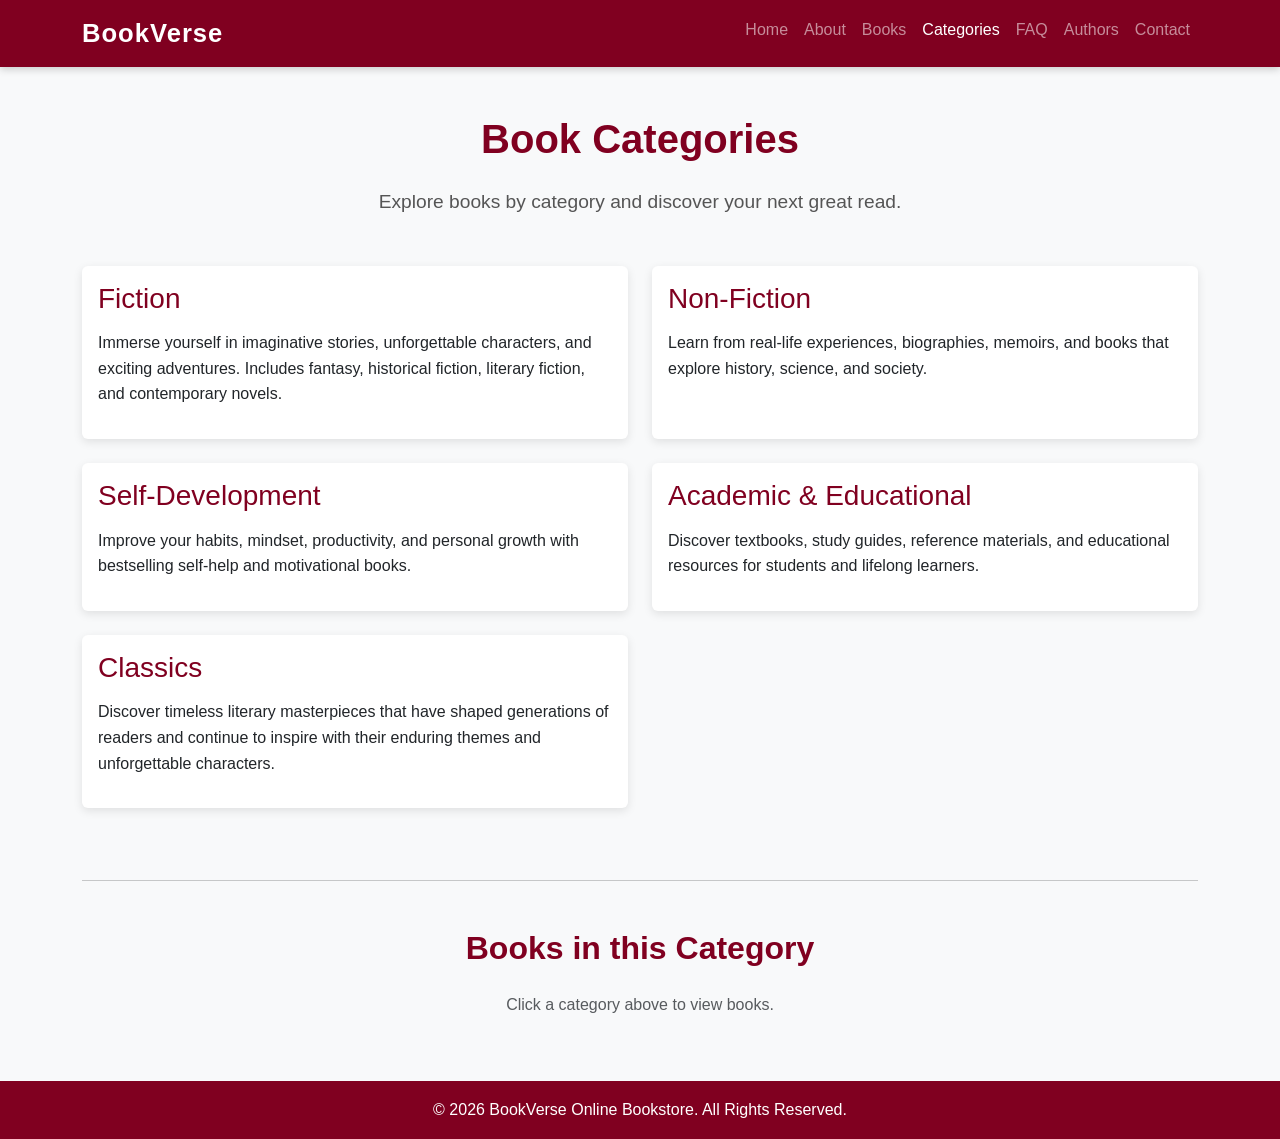
<file: Categories.html>
<!DOCTYPE html>
<html lang="en">
<head>
    <meta charset="UTF-8">
    <meta name="viewport" content="width=device-width, initial-scale=1.0">
    <title>Categories | BookVerse</title>

    <link href="https://cdn.jsdelivr.net/npm/bootstrap@5.3.3/dist/css/bootstrap.min.css" rel="stylesheet">

    <link rel="stylesheet" href="css/style.css">
</head>
<body>

    <nav class="navbar navbar-expand-lg navbar-dark custom-navbar">
        <div class="container">

            <a class="navbar-brand" href="index.html">
                BookVerse
            </a>

            <button class="navbar-toggler"
                    type="button"
                    data-bs-toggle="collapse"
                    data-bs-target="#navbarNav">

                <span class="navbar-toggler-icon"></span>

            </button>

            <div class="collapse navbar-collapse"
                 id="navbarNav">

                <ul class="navbar-nav ms-auto">

                    <li class="nav-item">
                        <a class="nav-link" href="index.html">
                            Home
                        </a>
                    </li>

                    <li class="nav-item">
                        <a class="nav-link" href="about.html">
                            About
                        </a>
                    </li>

                    <li class="nav-item">
                        <a class="nav-link" href="books.html">
                            Books
                        </a>
                    </li>

                    <li class="nav-item">
                        <a class="nav-link active" href="categories.html">
                            Categories
                        </a>
                    </li>

                    <li class="nav-item">
                       <a class="nav-link" href="faq.html">
                         FAQ
                        </a>
                    </li>

                    <li class="nav-item">
                       <a class="nav-link" href="authors.html">
                          Authors
                       </a>
                   </li>

                    <li class="nav-item">
                        <a class="nav-link" href="contact.html">
                            Contact
                        </a>
                    </li>

                </ul>

            </div>

        </div>
    </nav>

   <div class="container my-5">

    <h1 class="text-center mb-4">
        Book Categories
    </h1>

    <p class="lead text-center mb-5">
        Explore books by category and discover your next great read.
    </p>


    <div class="row">

        <div class="col-md-6 mb-4">
            <div class="card h-100"
                 onclick="showCategory('fiction')"
                 style="cursor:pointer;">

                <div class="card-body">
                    <h3>Fiction</h3>
                    <p>
                        Immerse yourself in imaginative stories,
                        unforgettable characters, and exciting adventures.
                        Includes fantasy, historical fiction, literary fiction,
                        and contemporary novels.
                    </p>
                </div>

            </div>
        </div>

        <div class="col-md-6 mb-4">
            <div class="card h-100"
                 onclick="showCategory('nonfiction')"
                 style="cursor:pointer;">

                <div class="card-body">
                    <h3>Non-Fiction</h3>
                    <p>
                        Learn from real-life experiences, biographies,
                        memoirs, and books that explore history,
                        science, and society.
                    </p>
                </div>

            </div>
        </div>

        <div class="col-md-6 mb-4">
            <div class="card h-100"
                 onclick="showCategory('selfdevelopment')"
                 style="cursor:pointer;">

                <div class="card-body">
                    <h3>Self-Development</h3>
                    <p>
                        Improve your habits, mindset, productivity,
                        and personal growth with bestselling
                        self-help and motivational books.
                    </p>
                </div>

            </div>
        </div>

        <div class="col-md-6 mb-4">
            <div class="card h-100"
                 onclick="showCategory('academic')"
                 style="cursor:pointer;">

                <div class="card-body">
                    <h3>Academic & Educational</h3>
                    <p>
                        Discover textbooks, study guides,
                        reference materials, and educational
                        resources for students and lifelong learners.
                    </p>
                </div>

            </div>
        </div>

        <div class="col-md-6 mb-4">
    <div class="card h-100"
         onclick="showCategory('classics')"
         style="cursor:pointer;">

        <div class="card-body">
            <h3>Classics</h3>

            <p>
                Discover timeless literary masterpieces that have
                shaped generations of readers and continue to inspire
                with their enduring themes and unforgettable characters.
            </p>

        </div>

       </div>
</div>

    </div>

    <hr class="my-5">

    <h2 class="text-center mb-4">
        Books in this Category
    </h2>

    <div id="categoryBooks" class="row">

        <div class="col-12 text-center">
            <p class="text-muted">
                Click a category above to view books.
            </p>
        </div>

    </div>

</div>

    <footer class="text-white text-center p-3 mt-5">
        <p>&copy; 2026 BookVerse Online Bookstore. All Rights Reserved.</p>
    </footer>

    <script src="https://cdn.jsdelivr.net/npm/bootstrap@5.3.3/dist/js/bootstrap.bundle.min.js"></script>

    <script src="js/script.js"></script>

</body>
</html>
</file>
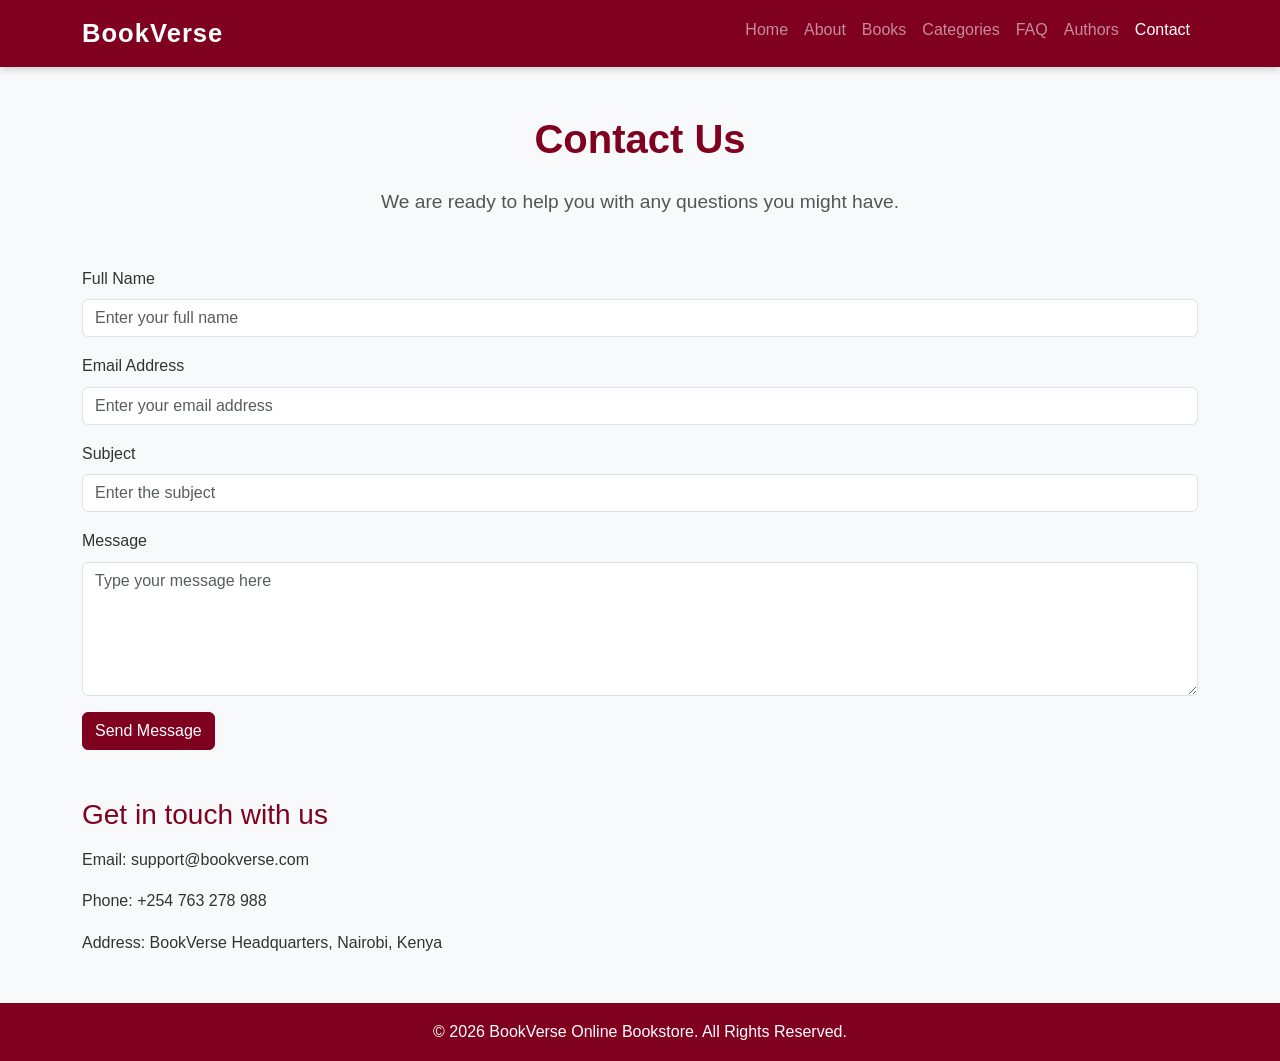
<file: Contact.html>
<!DOCTYPE html>
<html lang="en">
<head>
    <meta charset="UTF-8">
    <meta name="viewport" content="width=device-width, initial-scale=1.0">
    <title>Contact | BookVerse</title>
    <link href="https://cdn.jsdelivr.net/npm/bootstrap@5.3.3/dist/css/bootstrap.min.css" rel="stylesheet">

    <link rel="stylesheet" href="css/style.css">
</head>
<body>
    <nav class="navbar navbar-expand-lg navbar-dark custom-navbar">
    <div class="container">

        <a class="navbar-brand" href="index.html">
            BookVerse
        </a>

        <button class="navbar-toggler"
                type="button"
                data-bs-toggle="collapse"
                data-bs-target="#navbarNav">

            <span class="navbar-toggler-icon"></span>

        </button>

        <div class="collapse navbar-collapse"
             id="navbarNav">

            <ul class="navbar-nav ms-auto">

               <li class="nav-item">
                    <a class="nav-link" href="index.html">
                        Home
                    </a>
                </li>

                <li class="nav-item">
                    <a class="nav-link" href="about.html">
                        About
                    </a>
                </li>

                <li class="nav-item">
                        <a class="nav-link" href="books.html">
                            Books
                        </a>
                    </li>


                <li class="nav-item">
                    <a class="nav-link" href="categories.html">
                       Categories
                    </a>
                </li>

                <li class="nav-item">
                    <a class="nav-link" href="faq.html">
                      FAQ
                   </a>
                </li>

                <li class="nav-item">
                  <a class="nav-link" href="authors.html">
                        Authors
                   </a>
               </li>



                <li class="nav-item">
                    <a class="nav-link active" href="contact.html">
                        Contact
                    </a>
                </li>

                

            </ul>

        </div>

    </div>
</nav>

    <div class="container my-5">

        <h1 class="text-center mb-4">
        Contact Us
        </h1>

       <p class="lead text-center">
        We are ready to help you with any questions you might have.
      </p>

    </div>

    <div class="container my-5">

    <div id="successMessage"
         class="alert alert-success d-none mb-4"
         role="alert">
    ✓ Thank you! Your message has been sent successfully.
    </div>

  <form id="contactForm">

    <div class="mb-3">
        <label class="form-label">Full Name</label>
        <input
            type="text"
            class="form-control"
            id="fullName"
            placeholder="Enter your full name">

        <small id="nameError" class="error-message"></small>
    </div>

    <div class="mb-3">
        <label class="form-label">Email Address</label>
        <input
            type="email"
            class="form-control"
            id="email"
            placeholder="Enter your email address">

        <small id="emailError" class="error-message"></small>
    </div>

    <div class="mb-3">
        <label class="form-label">Subject</label>
        <input
            type="text"
            class="form-control"
            id="subject"
            placeholder="Enter the subject">

        <small id="subjectError" class="error-message"></small>
    </div>

    <div class="mb-3">
        <label class="form-label">Message</label>
        <textarea
            class="form-control"
            id="message"
            rows="5"
            placeholder="Type your message here"></textarea>

        <small id="messageError" class="error-message"></small>
    </div>

    <button type="submit" class="btn btn-primary">
        Send Message
    </button>

</form>  

   

</div>
      <div class="container my-5">

        <h3>Get in touch with us</h3>
        <p>Email: support@bookverse.com</p>
        <p>Phone: +254 763 278 988</p>

        <p>
        Address: BookVerse Headquarters,
        Nairobi, Kenya
    </p>

</div>

<footer class="text-white text-center p-3 mt-5">
    <p>&copy; 2026 BookVerse Online Bookstore. All Rights Reserved.</p>
</footer>


    <script src="https://cdn.jsdelivr.net/npm/bootstrap@5.3.3/dist/js/bootstrap.bundle.min.js"></script>
    <script src="js/script.js"></script>

</body>
</html>
</file>
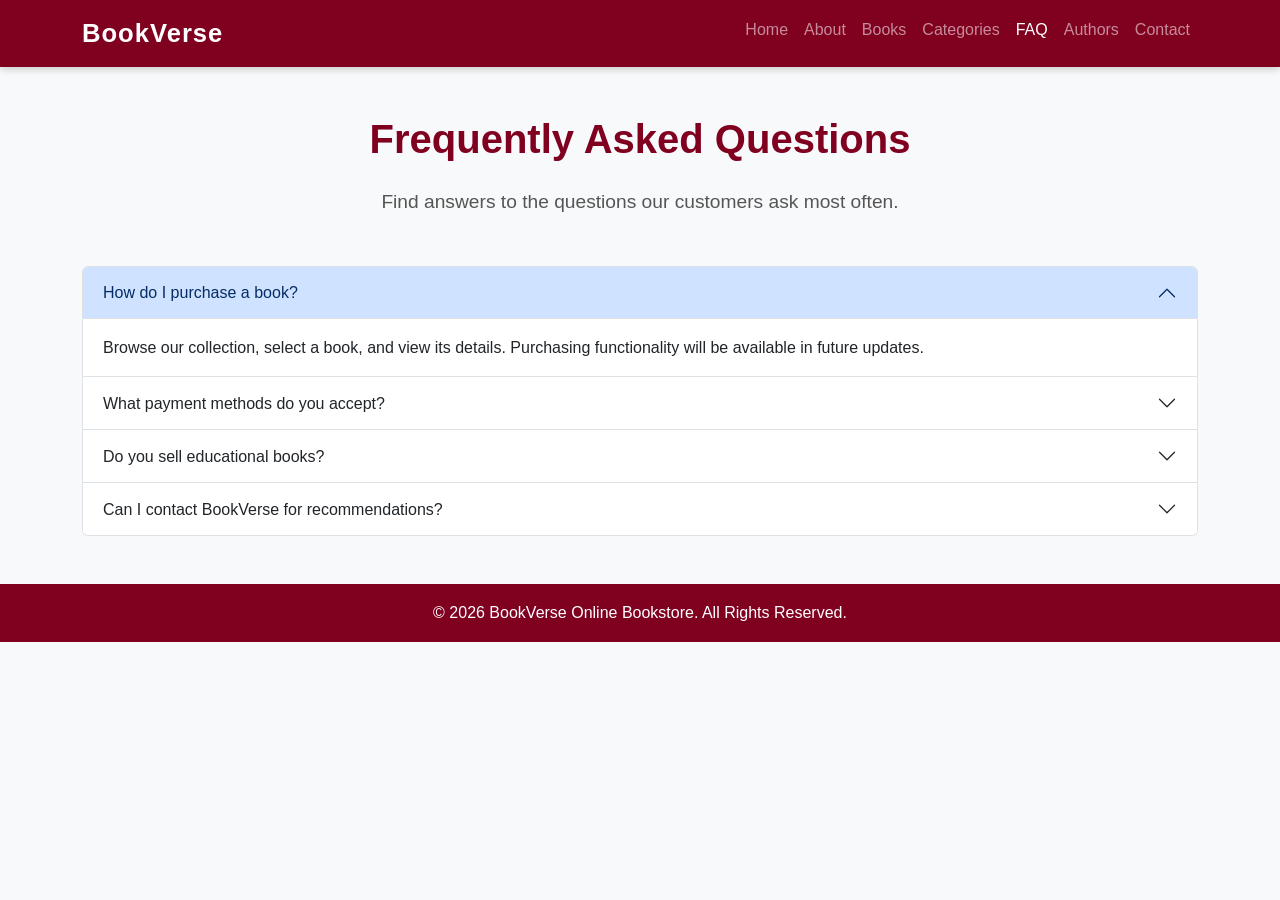
<file: faq.html>
<!DOCTYPE html>
<html lang="en">
<head>
    <meta charset="UTF-8">
    <meta name="viewport" content="width=device-width, initial-scale=1.0">
    <title>FAQ | BookVerse</title>

    <link href="https://cdn.jsdelivr.net/npm/bootstrap@5.3.3/dist/css/bootstrap.min.css" rel="stylesheet">

    <link rel="stylesheet" href="css/style.css">
</head>
<body>

<nav class="navbar navbar-expand-lg navbar-dark custom-navbar">
    <div class="container">

        <a class="navbar-brand" href="index.html">
            BookVerse
        </a>

        <button class="navbar-toggler"
                type="button"
                data-bs-toggle="collapse"
                data-bs-target="#navbarNav">

            <span class="navbar-toggler-icon"></span>

        </button>

        <div class="collapse navbar-collapse"
             id="navbarNav">

            <ul class="navbar-nav ms-auto">

                <li class="nav-item">
                    <a class="nav-link" href="index.html">
                        Home
                    </a>
                </li>

                <li class="nav-item">
                    <a class="nav-link" href="about.html">
                        About
                    </a>
                </li>

                <li class="nav-item">
                    <a class="nav-link" href="books.html">
                        Books
                    </a>
                </li>

                <li class="nav-item">
                    <a class="nav-link" href="categories.html">
                        Categories
                    </a>
                </li>

                <li class="nav-item">
                    <a class="nav-link active" href="faq.html">
                        FAQ
                    </a>
                </li>

                <li class="nav-item">
                    <a class="nav-link" href="authors.html">
                     Authors
                   </a>
                </li>
                
                
                <li class="nav-item">
                    <a class="nav-link" href="contact.html">
                        Contact
                    </a>
                </li>

            </ul>

        </div>

    </div>
</nav>

<div class="container my-5">

    <h1 class="text-center mb-4">
        Frequently Asked Questions
    </h1>

    <p class="lead text-center mb-5">
        Find answers to the questions our customers ask most often.
    </p>

    <div class="accordion" id="faqAccordion">

        <div class="accordion-item">
            <h2 class="accordion-header">
                <button class="accordion-button"
                        type="button"
                        data-bs-toggle="collapse"
                        data-bs-target="#faq1">
                    How do I purchase a book?
                </button>
            </h2>

            <div id="faq1"
                 class="accordion-collapse collapse show"
                 data-bs-parent="#faqAccordion">

                <div class="accordion-body">
                    Browse our collection, select a book, and view its details.
                    Purchasing functionality will be available in future updates.
                </div>

            </div>
        </div>

        <div class="accordion-item">
            <h2 class="accordion-header">
                <button class="accordion-button collapsed"
                        type="button"
                        data-bs-toggle="collapse"
                        data-bs-target="#faq2">
                    What payment methods do you accept?
                </button>
            </h2>

            <div id="faq2"
                 class="accordion-collapse collapse"
                 data-bs-parent="#faqAccordion">

                <div class="accordion-body">
                    We plan to support M-Pesa, debit cards, credit cards,
                    and online payment services.
                </div>

            </div>
        </div>

        <div class="accordion-item">
            <h2 class="accordion-header">
                <button class="accordion-button collapsed"
                        type="button"
                        data-bs-toggle="collapse"
                        data-bs-target="#faq3">
                    Do you sell educational books?
                </button>
            </h2>

            <div id="faq3"
                 class="accordion-collapse collapse"
                 data-bs-parent="#faqAccordion">

                <div class="accordion-body">
                    Yes. BookVerse offers academic textbooks, study guides,
                    and educational resources in addition to fiction and
                    self-development books.
                </div>

            </div>
        </div>

        <div class="accordion-item">
            <h2 class="accordion-header">
                <button class="accordion-button collapsed"
                        type="button"
                        data-bs-toggle="collapse"
                        data-bs-target="#faq4">
                    Can I contact BookVerse for recommendations?
                </button>
            </h2>

            <div id="faq4"
                 class="accordion-collapse collapse"
                 data-bs-parent="#faqAccordion">

                <div class="accordion-body">
                    Yes. Visit our Contact page and send us a message.
                    We will gladly recommend books based on your interests.
                </div>

            </div>
        </div>

    </div>

</div>

<footer class="text-white text-center p-3 mt-5">
    <p>&copy; 2026 BookVerse Online Bookstore. All Rights Reserved.</p>
</footer>

<script src="https://cdn.jsdelivr.net/npm/bootstrap@5.3.3/dist/js/bootstrap.bundle.min.js"></script>

<script src="js/script.js"></script>

</body>
</html>
</file>
<file: css/style.css>
/* =========================
   BOOKVERSE STYLESHEET
   Burgundy Edition
   ========================= */

/* General Page Styling */

body {
    font-family: Arial, sans-serif;
    background-color: #f8f9fa;
    color: #333;
    line-height: 1.6;
}


/* Navbar */

.custom-navbar {
    background-color: #800020;
    box-shadow: 0 2px 8px rgba(0, 0, 0, 0.2);
}

.navbar-brand {
    font-size: 1.6rem;
    font-weight: bold;
    letter-spacing: 1px;
}

.nav-link {
    transition: color 0.3s ease;
}

.nav-link:hover {
    color: #f4d6d6 !important;
}

/* Headings */

h1 {
    color: #800020;
    font-weight: bold;
    margin-bottom: 20px;
}

h2 {
    color: #800020;
    font-weight: bold;
}

h3 {
    color: #800020;
    margin-bottom: 15px;
}

/* Hero Section */

.lead {
    color: #555;
    font-size: 1.2rem;
}

/* Cards */

.card {
    border: none;
    box-shadow: 0 3px 10px rgba(0, 0, 0, 0.1);
    transition: transform 0.3s ease;
}

.card:hover {
    transform: translateY(-6px);
}

.card-title {
    color: #800020;
    font-weight: bold;
}

/* Buttons */

.btn-primary {
    background-color: #800020;
    border-color: #800020;
}

.btn-primary:hover {
    background-color: #660019;
    border-color: #660019;
}

/* Forms */

.form-control:focus {
    border-color: #800020;
    box-shadow: 0 0 5px rgba(128, 0, 32, 0.4);
}

/* Footer */

footer {
    background-color: #800020;
    color: white;
    margin-top: 50px;
}

footer p {
    margin: 0;
}

/* Lists */

ul li {
    margin-bottom: 8px;
}

/*Image dimensions(Bookpage*/
.card-img-top {
    width: 100%;
    height: 300px;
    object-fit: contain;
    background-color: white;
}
/* Book Details Image */

#bookImage {
    width: 100%;
    max-width: 280px;
    height: 420px;
    object-fit: contain;
    background-color: white;
    display: block;
    margin: 0 auto;
}
/* Author Images */

.author-img {
    width: 100%;
    height: 300px;
    object-fit: contain;
    object-position: center;
    background-color: white;
    display: block;
}

/* Inline Validation */

.error-message {
    color: #800020;
    font-size: 0.9rem;
    font-weight: 500;
    display: block;
    margin-top: 5px;
}


/* Responsive Design */

@media (max-width: 768px) {

    h1 {
        font-size: 2rem;
    }

    h2 {
        font-size: 1.6rem;
    }

    .navbar-brand {
        font-size: 1.3rem;
    }

}
</file>
